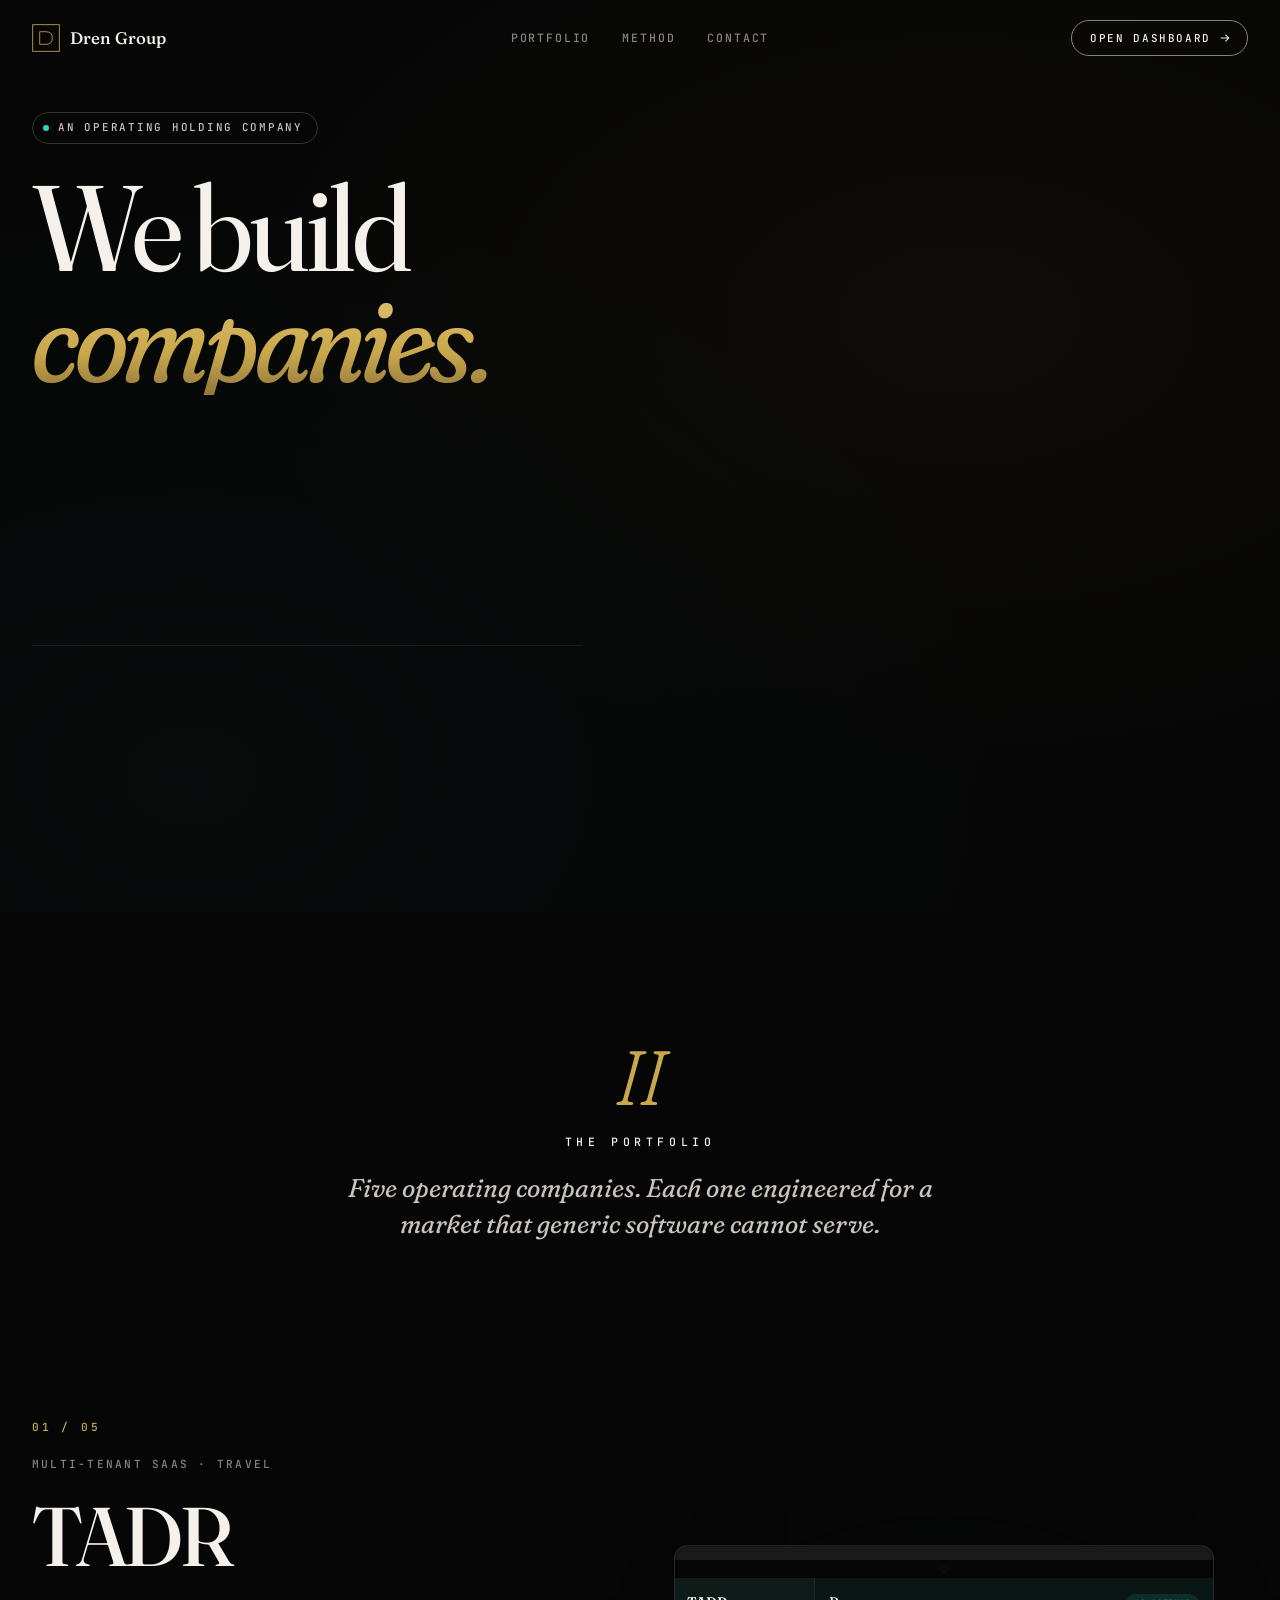
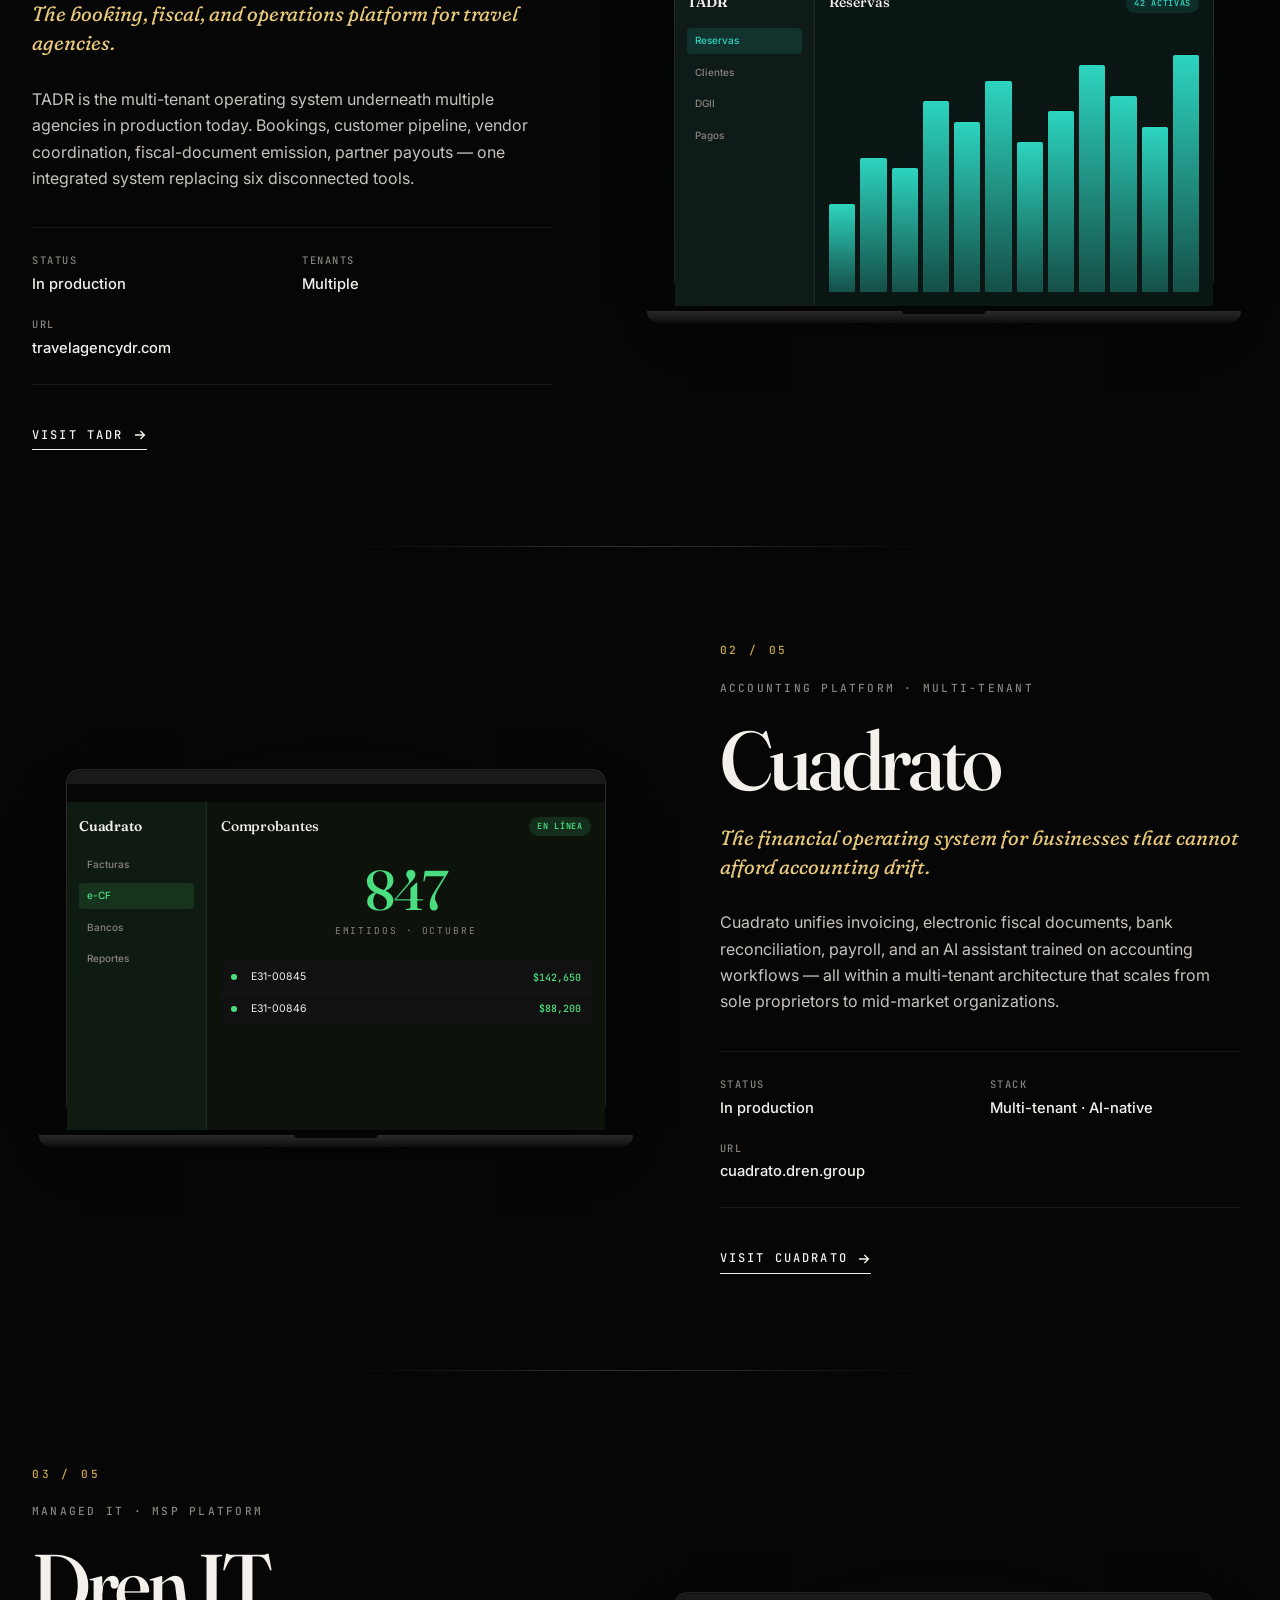
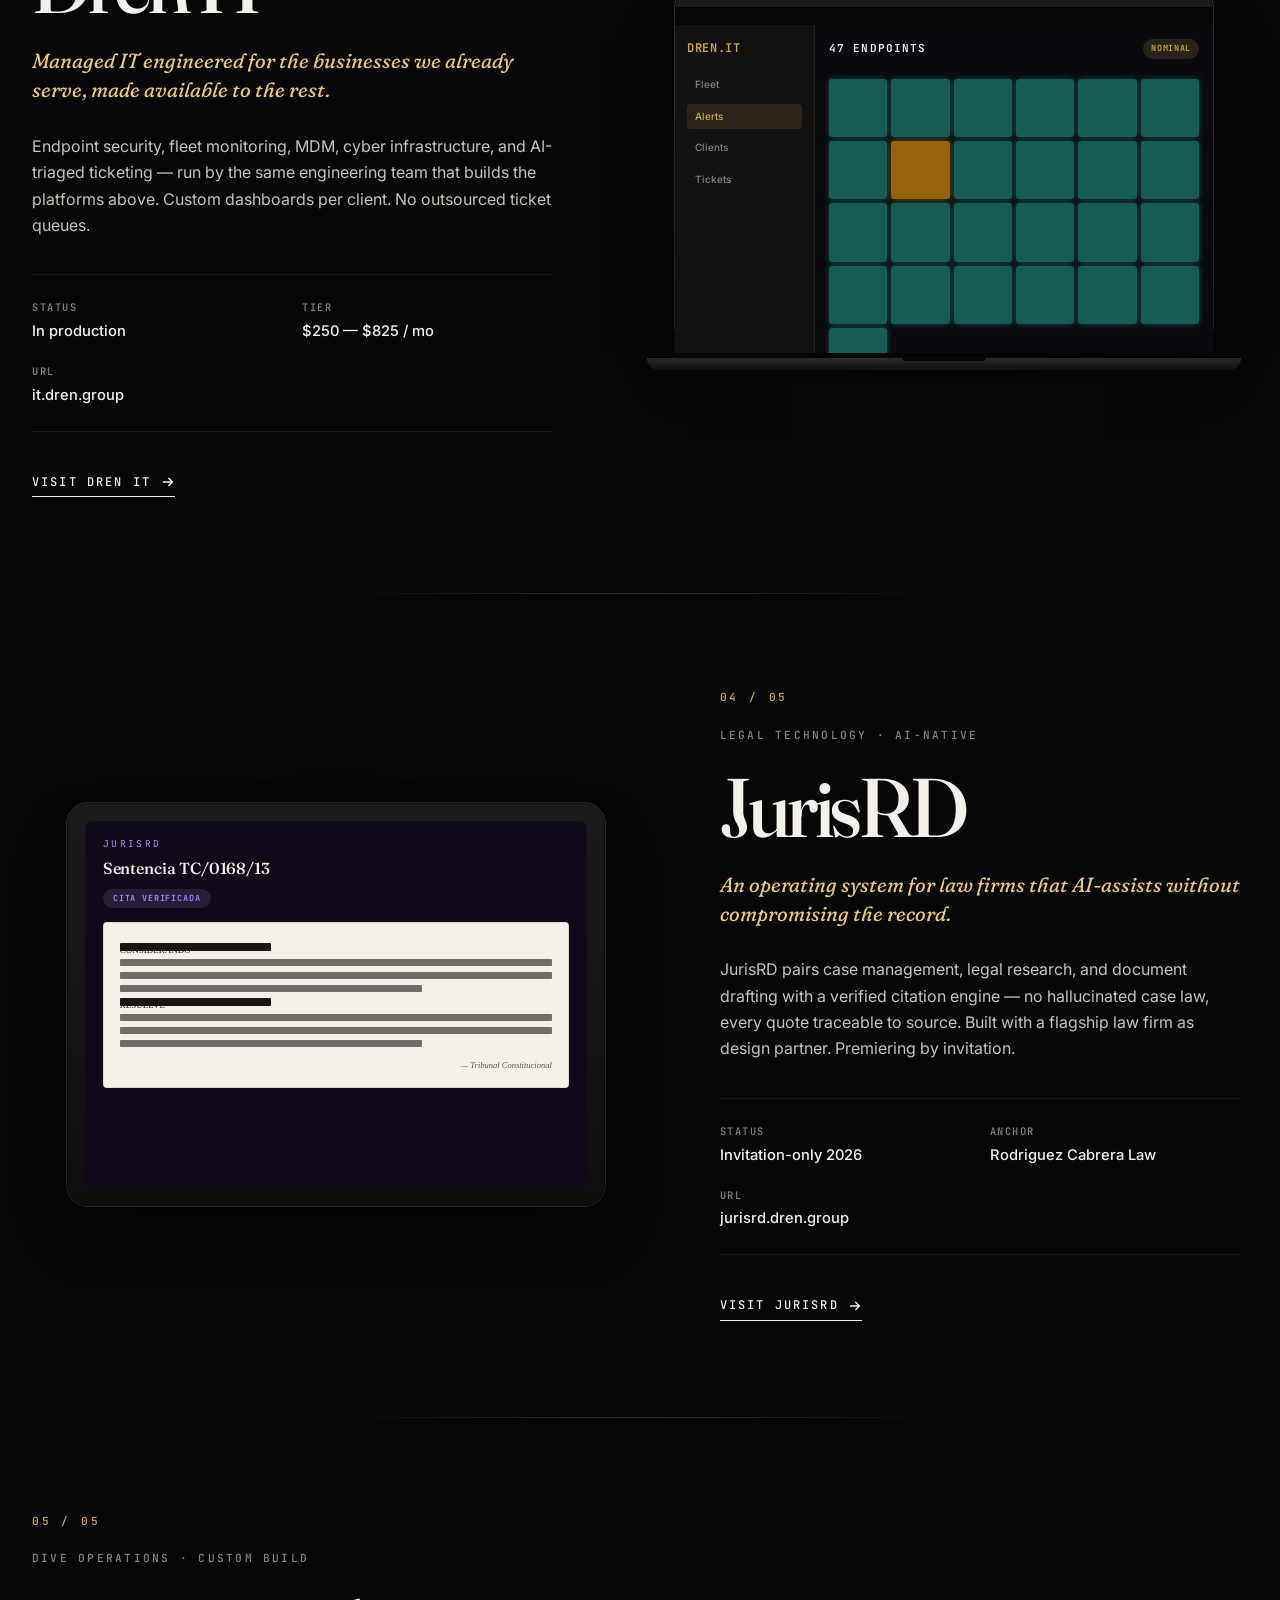
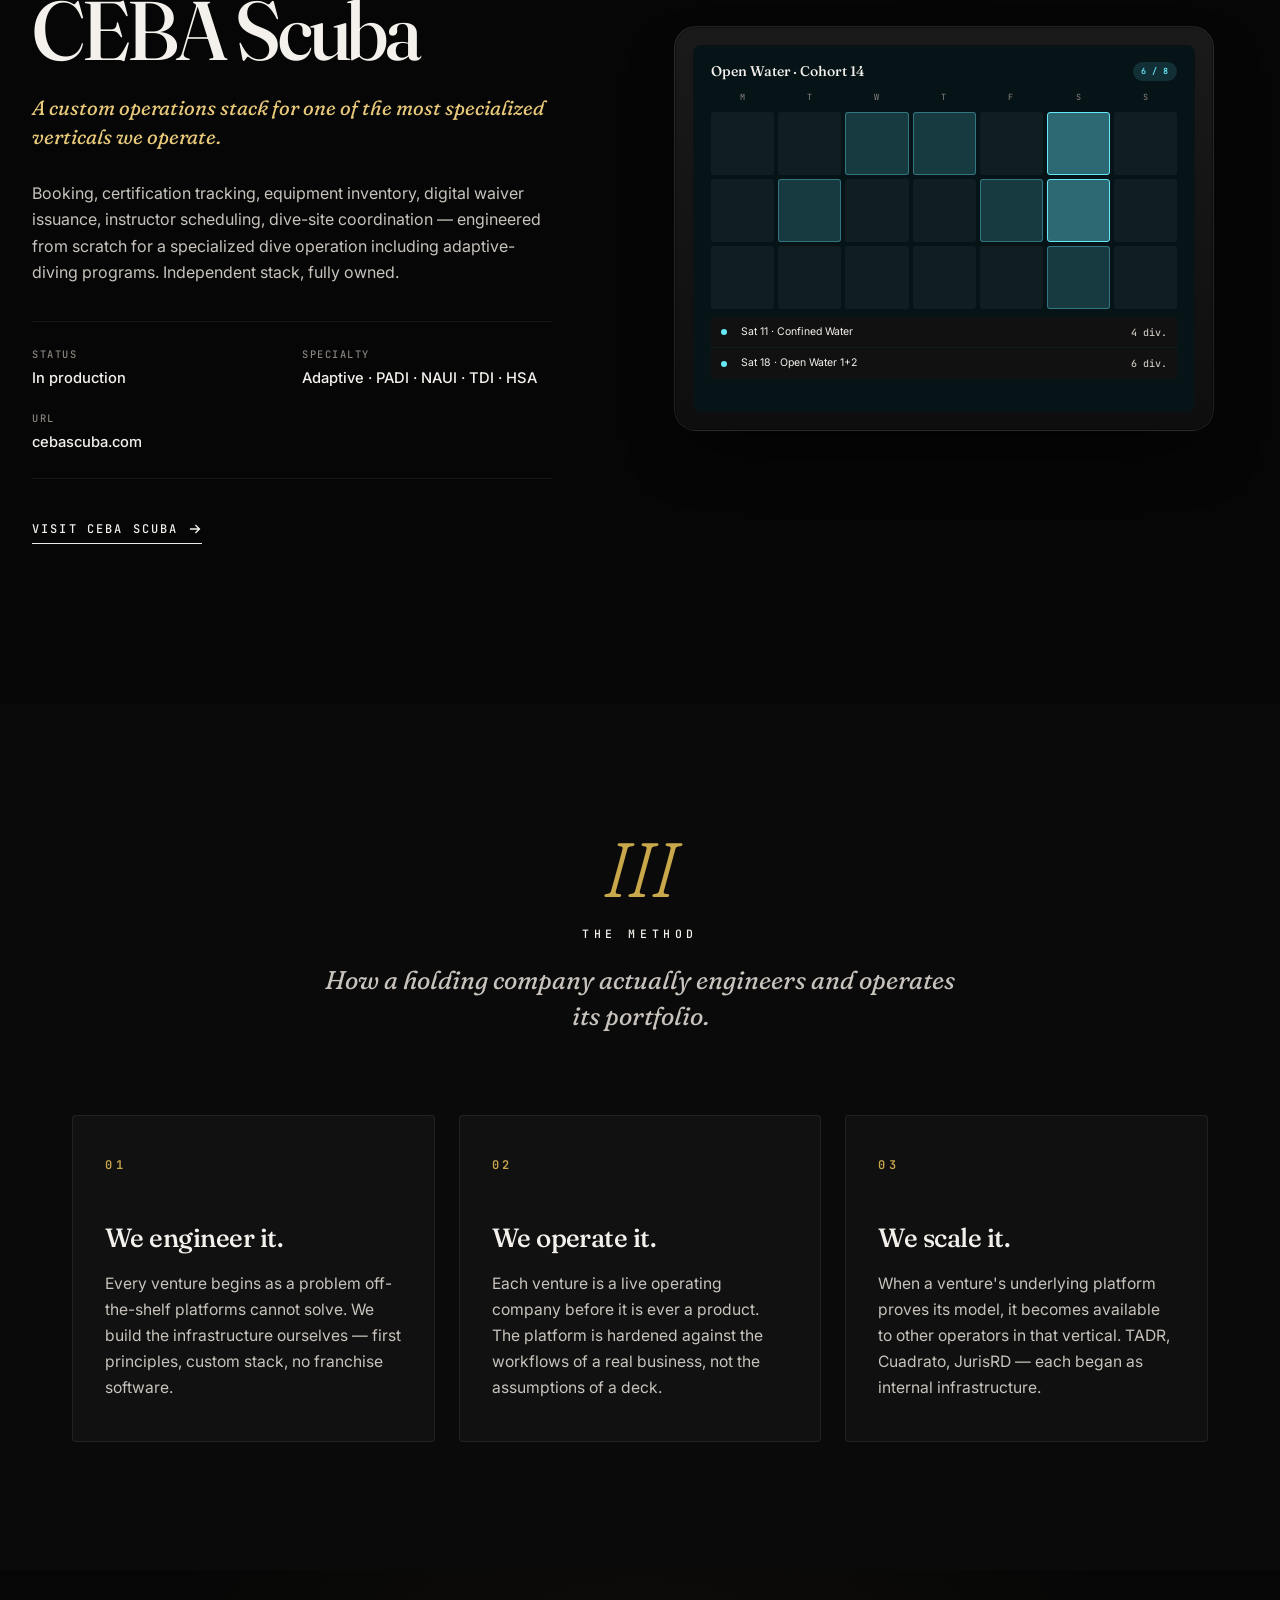
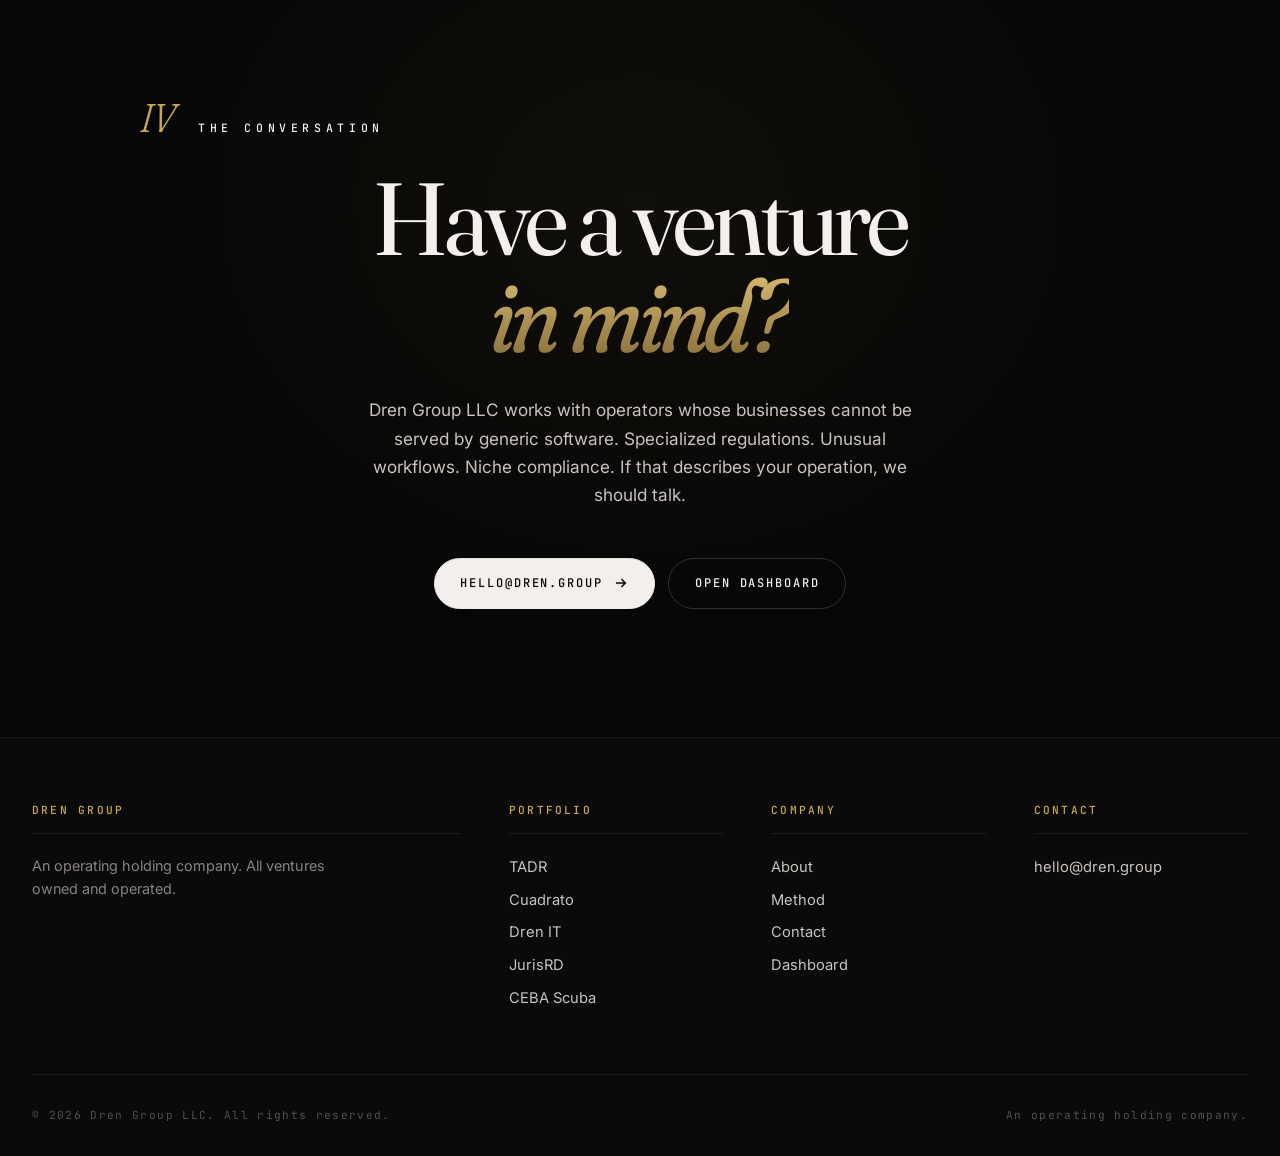
<file: index.html>
<!DOCTYPE html>
<html lang="en">
<head>
  <meta charset="UTF-8">
  <meta name="viewport" content="width=device-width, initial-scale=1.0, viewport-fit=cover">
  <meta name="theme-color" content="#0a0a0a">
  <title>Dren Group — A holding company for specialized businesses</title>
  <meta name="description" content="Dren Group LLC is a holding company that engineers, operates, and scales specialized businesses. Five operating companies. One engineering team. Built to last.">
  <meta property="og:title" content="Dren Group">
  <meta property="og:description" content="A holding company for specialized businesses.">
  <meta property="og:url" content="https://dren.group">
  <meta property="og:type" content="website">

  <link rel="preconnect" href="https://fonts.googleapis.com">
  <link rel="preconnect" href="https://fonts.gstatic.com" crossorigin>
  <link href="https://fonts.googleapis.com/css2?family=Fraunces:ital,opsz,wght,SOFT,WONK@0,9..144,200..900,0..100,0..1;1,9..144,200..900,0..100,0..1&family=Inter:wght@300;400;500;600;700;800;900&family=JetBrains+Mono:wght@300;400;500;600&display=swap" rel="stylesheet">
  <link rel="stylesheet" href="assets/cinematic/cinematic.css?v=3">

  <script async src="https://www.googletagmanager.com/gtag/js?id=G-SP7W2TW1CN"></script>
  <script>
    window.dataLayer = window.dataLayer || [];
    function gtag(){dataLayer.push(arguments);}
    gtag('js', new Date());
    gtag('config', 'G-SP7W2TW1CN');
  </script>
<!-- DG-SENTRY-INSTALLED-V1 -->
<script src="https://browser.sentry-cdn.com/8.45.1/bundle.tracing.min.js" crossorigin="anonymous"></script>
<script>
  if (typeof Sentry !== 'undefined') {
    Sentry.init({
      dsn: "https://1bb48d610fc0a092b2de760602a98400@o4511117084196864.ingest.us.sentry.io/4511462484148224",
      release: "dren-group@" + (document.documentElement.getAttribute('data-build') || 'live'),
      environment: "production",
      tracesSampleRate: 0.1,
      sendDefaultPii: false,
      beforeSend: function(event) {
        if (event.request && event.request.cookies) delete event.request.cookies;
        return event;
      }
    });
  }
</script>
<!-- /DG-SENTRY-INSTALLED-V1 -->
</head>
<body>

<!-- ============================================================
     LOADER
     ============================================================ -->
<div class="loader" id="loader" aria-hidden="true">
  <div class="loader__bar"><span class="loader__fill" id="loaderFill"></span></div>
  <div class="loader__label">DREN GROUP</div>
</div>

<!-- ============================================================
     NAV
     ============================================================ -->
<header class="nav" id="nav">
  <a href="#top" class="nav__brand">
    <span class="nav__mark" aria-hidden="true">
      <svg viewBox="0 0 40 40" fill="none">
        <rect x="1" y="1" width="38" height="38" stroke="currentColor" stroke-width="1.2"/>
        <path d="M11 11 L11 29 L20 29 Q29 29 29 20 Q29 11 20 11 Z" stroke="currentColor" stroke-width="1.2" fill="none"/>
      </svg>
    </span>
    <span class="nav__wordmark">Dren&nbsp;Group</span>
  </a>
  <nav class="nav__links">
    <a href="#portfolio">Portfolio</a>
    <a href="#method">Method</a>
    <a href="#contact">Contact</a>
  </nav>
  <a href="/dashboard" class="nav__cta">
    <span>Open Dashboard</span>
    <svg viewBox="0 0 16 16" fill="none" aria-hidden="true"><path d="M3 8h10M9 4l4 4-4 4" stroke="currentColor" stroke-width="1.4" stroke-linecap="square"/></svg>
  </a>
</header>

<!-- ============================================================
     HERO  —  ACT I
     ============================================================ -->
<section class="hero" id="top">
  <div class="hero__inner">
    <div class="hero__copy">
      <div class="hero__eyebrow">
        <span class="hero__dot"></span>
        <span>An operating holding company</span>
      </div>
      <h1 class="hero__title">
        <span class="line"><span class="line__inner">We build</span></span>
        <span class="line"><span class="line__inner"><em>companies.</em></span></span>
      </h1>
      <p class="hero__sub">
        Dren Group LLC engineers, operates, and scales businesses
        that off-the-shelf platforms cannot serve. Five ventures in production.
        One engineering team.
      </p>
      <div class="hero__actions">
        <a href="#portfolio" class="btn btn--solid">
          <span>Explore the portfolio</span>
          <svg viewBox="0 0 16 16" fill="none"><path d="M3 8h10M9 4l4 4-4 4" stroke="currentColor" stroke-width="1.6" stroke-linecap="square"/></svg>
        </a>
        <a href="#contact" class="btn btn--ghost">Schedule a conversation</a>
      </div>
      <div class="hero__stats">
        <div class="stat">
          <div class="stat__num">5</div>
          <div class="stat__lbl">Operating&nbsp;companies</div>
        </div>
        <div class="stat">
          <div class="stat__num">3</div>
          <div class="stat__lbl">Multi-tenant&nbsp;platforms</div>
        </div>
        <div class="stat">
          <div class="stat__num">1</div>
          <div class="stat__lbl">Engineering&nbsp;team</div>
        </div>
      </div>
    </div>

    <!-- Rotating product device — the "Apple iPhone-reveal" cinematic moment -->
    <div class="hero__stage" aria-hidden="true">
      <div class="stage__glow"></div>
      <div class="stage__device device--laptop" id="heroDevice">
        <div class="device__lid">
          <div class="device__bezel">
            <div class="device__cam"></div>
          </div>
          <div class="device__screen">
            <!-- Slides cycle here -->
            <div class="slide is-active" data-product="tadr">
              <div class="ui ui--tadr">
                <div class="ui__sidebar">
                  <div class="ui__brand">TADR</div>
                  <div class="ui__nav">
                    <span class="active">Reservas</span>
                    <span>Clientes</span>
                    <span>DGII</span>
                    <span>Pagos</span>
                    <span>Vendors</span>
                  </div>
                </div>
                <div class="ui__main">
                  <div class="ui__topbar">
                    <span class="ui__title">Reservas — Hoy</span>
                    <span class="ui__pill ui__pill--teal">42 activas</span>
                  </div>
                  <div class="ui__grid">
                    <div class="card"><div class="card__t">Saona</div><div class="card__n">12</div><div class="card__bar"><span style="width:68%"></span></div></div>
                    <div class="card"><div class="card__t">Catamaran</div><div class="card__n">9</div><div class="card__bar"><span style="width:48%"></span></div></div>
                    <div class="card"><div class="card__t">Bavaro Splash</div><div class="card__n">21</div><div class="card__bar"><span style="width:84%"></span></div></div>
                  </div>
                  <div class="ui__rows">
                    <div class="row"><i></i><span>BB-2615 · Reisen Familie</span><b>RD$ 18,400</b></div>
                    <div class="row"><i></i><span>ZS-1108 · Catamaran 4pax</span><b>RD$ 9,800</b></div>
                    <div class="row"><i></i><span>BB-2616 · Saona day-trip</span><b>RD$ 22,100</b></div>
                  </div>
                </div>
              </div>
            </div>

            <div class="slide" data-product="cuadrato">
              <div class="ui ui--cuadrato">
                <div class="ui__sidebar">
                  <div class="ui__brand">Cuadrato</div>
                  <div class="ui__nav">
                    <span>Facturas</span>
                    <span class="active">e-CF</span>
                    <span>Bancos</span>
                    <span>606/607</span>
                    <span>Asistente</span>
                  </div>
                </div>
                <div class="ui__main">
                  <div class="ui__topbar">
                    <span class="ui__title">e-CF · Octubre 2026</span>
                    <span class="ui__pill ui__pill--lime">DGII en línea</span>
                  </div>
                  <div class="ui__bigfig">
                    <div class="bigfig__num">847</div>
                    <div class="bigfig__lbl">Comprobantes emitidos</div>
                    <div class="bigfig__sub">+18% vs. mes anterior</div>
                  </div>
                  <div class="ui__rows ui__rows--cuadrato">
                    <div class="row"><i></i><span>E31-00845 · BlackBeards Tours</span><b>RD$ 142,650</b></div>
                    <div class="row"><i></i><span>E31-00846 · Zona Sur Travel</span><b>RD$ 88,200</b></div>
                    <div class="row"><i></i><span>E31-00847 · DOP Legal Strategies</span><b>RD$ 31,500</b></div>
                  </div>
                </div>
              </div>
            </div>

            <div class="slide" data-product="it">
              <div class="ui ui--it">
                <div class="ui__sidebar ui__sidebar--it">
                  <div class="ui__brand">DREN.IT</div>
                  <div class="ui__nav">
                    <span>Fleet</span>
                    <span class="active">Alerts</span>
                    <span>Clients</span>
                    <span>Tickets</span>
                    <span>Billing</span>
                  </div>
                </div>
                <div class="ui__main">
                  <div class="ui__topbar">
                    <span class="ui__title">FLEET — 47 ENDPOINTS</span>
                    <span class="ui__pill ui__pill--gold">All systems nominal</span>
                  </div>
                  <div class="ui__matrix">
                    <div class="cell ok"></div><div class="cell ok"></div><div class="cell ok"></div><div class="cell ok"></div>
                    <div class="cell ok"></div><div class="cell ok"></div><div class="cell warn"></div><div class="cell ok"></div>
                    <div class="cell ok"></div><div class="cell ok"></div><div class="cell ok"></div><div class="cell ok"></div>
                    <div class="cell ok"></div><div class="cell ok"></div><div class="cell ok"></div><div class="cell ok"></div>
                    <div class="cell ok"></div><div class="cell ok"></div><div class="cell ok"></div><div class="cell ok"></div>
                    <div class="cell ok"></div><div class="cell ok"></div><div class="cell ok"></div><div class="cell ok"></div>
                  </div>
                  <div class="ui__rows ui__rows--it">
                    <div class="row"><i class="warn"></i><span>angel-imac · 93% memory · investigating</span><b>—</b></div>
                    <div class="row"><i></i><span>secretaria1 · time-machine 100% · 04:00 UTC</span><b>OK</b></div>
                    <div class="row"><i></i><span>UDM-Pro · 47 clients · 3.2 Gbps</span><b>OK</b></div>
                  </div>
                </div>
              </div>
            </div>

            <div class="slide" data-product="jurisrd">
              <div class="ui ui--jurisrd">
                <div class="ui__sidebar ui__sidebar--juris">
                  <div class="ui__brand">JurisRD</div>
                  <div class="ui__nav">
                    <span>Casos</span>
                    <span class="active">Investigación</span>
                    <span>Documentos</span>
                    <span>Calendario</span>
                    <span>IA Legal</span>
                  </div>
                </div>
                <div class="ui__main">
                  <div class="ui__topbar">
                    <span class="ui__title">Sentencia TC/0168/13</span>
                    <span class="ui__pill ui__pill--violet">Cita verificada</span>
                  </div>
                  <div class="ui__doc">
                    <div class="doc__line doc__line--head">CONSIDERANDO</div>
                    <div class="doc__line"></div>
                    <div class="doc__line"></div>
                    <div class="doc__line doc__line--short"></div>
                    <div class="doc__line doc__line--head">RESUELVE</div>
                    <div class="doc__line"></div>
                    <div class="doc__line"></div>
                    <div class="doc__cite">— Tribunal Constitucional, 23 sep. 2013</div>
                  </div>
                </div>
              </div>
            </div>

            <div class="slide" data-product="ceba">
              <div class="ui ui--ceba">
                <div class="ui__sidebar ui__sidebar--ceba">
                  <div class="ui__brand">CEBA</div>
                  <div class="ui__nav">
                    <span class="active">Bookings</span>
                    <span>Certifications</span>
                    <span>Equipment</span>
                    <span>Waivers</span>
                    <span>Sites</span>
                  </div>
                </div>
                <div class="ui__main">
                  <div class="ui__topbar">
                    <span class="ui__title">Open Water · Cohort 14</span>
                    <span class="ui__pill ui__pill--aqua">6 / 8 confirmed</span>
                  </div>
                  <div class="ui__cal">
                    <div class="cal__day">MON</div><div class="cal__day">TUE</div><div class="cal__day">WED</div><div class="cal__day">THU</div><div class="cal__day">FRI</div><div class="cal__day">SAT</div><div class="cal__day">SUN</div>
                    <div class="cal__c"></div><div class="cal__c"></div><div class="cal__c on"></div><div class="cal__c on"></div><div class="cal__c"></div><div class="cal__c on big"></div><div class="cal__c"></div>
                    <div class="cal__c"></div><div class="cal__c on"></div><div class="cal__c"></div><div class="cal__c"></div><div class="cal__c on"></div><div class="cal__c on big"></div><div class="cal__c"></div>
                  </div>
                  <div class="ui__rows ui__rows--ceba">
                    <div class="row"><i></i><span>Sat 11 · Confined Water — Bayahibe</span><b>4 div.</b></div>
                    <div class="row"><i></i><span>Sat 18 · Open Water 1+2 — Catalina</span><b>6 div.</b></div>
                  </div>
                </div>
              </div>
            </div>
          </div>
        </div>
        <div class="device__base"></div>
        <div class="device__shadow"></div>
      </div>

      <!-- Dots -->
      <div class="stage__dots" role="tablist" aria-label="Cycle products">
        <button class="dot is-active" data-idx="0" aria-label="TADR"></button>
        <button class="dot" data-idx="1" aria-label="Cuadrato"></button>
        <button class="dot" data-idx="2" aria-label="Dren IT"></button>
        <button class="dot" data-idx="3" aria-label="JurisRD"></button>
        <button class="dot" data-idx="4" aria-label="CEBA Scuba"></button>
      </div>
      <div class="stage__caption">
        <span class="caption__idx" id="capIdx">01 / 05</span>
        <span class="caption__name" id="capName">TADR — travelagencydr.com</span>
      </div>
    </div>
  </div>

  <div class="hero__marquee" aria-hidden="true">
    <div class="marquee__track">
      <span>TADR</span><span aria-hidden="true">★</span>
      <span>Cuadrato</span><span aria-hidden="true">★</span>
      <span>Dren&nbsp;IT</span><span aria-hidden="true">★</span>
      <span>JurisRD</span><span aria-hidden="true">★</span>
      <span>CEBA&nbsp;Scuba</span><span aria-hidden="true">★</span>
      <span>TADR</span><span aria-hidden="true">★</span>
      <span>Cuadrato</span><span aria-hidden="true">★</span>
      <span>Dren&nbsp;IT</span><span aria-hidden="true">★</span>
      <span>JurisRD</span><span aria-hidden="true">★</span>
      <span>CEBA&nbsp;Scuba</span><span aria-hidden="true">★</span>
    </div>
  </div>
</section>

<!-- ============================================================
     PORTFOLIO  —  ACT II
     ============================================================ -->
<section class="portfolio" id="portfolio">
  <div class="act">
    <div class="act__num">II</div>
    <div class="act__name">The Portfolio</div>
    <p class="act__lead">Five operating companies. Each one engineered for a market that generic software cannot serve.</p>
  </div>

  <!-- 01 TADR -->
  <article class="case case--tadr" id="case-tadr">
    <div class="case__copy">
      <div class="case__idx">01 / 05</div>
      <div class="case__cat">Multi-tenant SaaS · Travel</div>
      <h2 class="case__name">TADR</h2>
      <p class="case__tag"><em>The booking, fiscal, and operations platform for travel agencies.</em></p>
      <p class="case__body">
        TADR is the multi-tenant operating system underneath multiple agencies in production today.
        Bookings, customer pipeline, vendor coordination, fiscal-document emission, partner payouts —
        one integrated system replacing six disconnected tools.
      </p>
      <ul class="case__meta">
        <li><span>Status</span><b>In production</b></li>
        <li><span>Tenants</span><b>Multiple</b></li>
        <li><span>URL</span><b>travelagencydr.com</b></li>
      </ul>
      <a href="https://travelagencydr.com" class="case__link" target="_blank" rel="noopener">
        <span>Visit TADR</span>
        <svg viewBox="0 0 16 16" fill="none"><path d="M3 8h10M9 4l4 4-4 4" stroke="currentColor" stroke-width="1.6" stroke-linecap="square"/></svg>
      </a>
    </div>
    <div class="case__art">
      <div class="device device--laptop device--sm">
        <div class="device__lid">
          <div class="device__bezel"><div class="device__cam"></div></div>
          <div class="device__screen">
            <div class="ui ui--tadr">
              <div class="ui__sidebar">
                <div class="ui__brand">TADR</div>
                <div class="ui__nav"><span class="active">Reservas</span><span>Clientes</span><span>DGII</span><span>Pagos</span></div>
              </div>
              <div class="ui__main">
                <div class="ui__topbar"><span class="ui__title">Reservas</span><span class="ui__pill ui__pill--teal">42 activas</span></div>
                <div class="ui__chart">
                  <span style="height:34%"></span><span style="height:52%"></span><span style="height:48%"></span>
                  <span style="height:74%"></span><span style="height:66%"></span><span style="height:82%"></span>
                  <span style="height:58%"></span><span style="height:70%"></span><span style="height:88%"></span>
                  <span style="height:76%"></span><span style="height:64%"></span><span style="height:92%"></span>
                </div>
              </div>
            </div>
          </div>
        </div>
        <div class="device__base"></div>
      </div>
    </div>
  </article>

  <!-- 02 Cuadrato -->
  <article class="case case--cuadrato" id="case-cuadrato">
    <div class="case__copy">
      <div class="case__idx">02 / 05</div>
      <div class="case__cat">Accounting Platform · Multi-tenant</div>
      <h2 class="case__name">Cuadrato</h2>
      <p class="case__tag"><em>The financial operating system for businesses that cannot afford accounting drift.</em></p>
      <p class="case__body">
        Cuadrato unifies invoicing, electronic fiscal documents, bank reconciliation, payroll, and
        an AI assistant trained on accounting workflows — all within a multi-tenant architecture
        that scales from sole proprietors to mid-market organizations.
      </p>
      <ul class="case__meta">
        <li><span>Status</span><b>In production</b></li>
        <li><span>Stack</span><b>Multi-tenant · AI-native</b></li>
        <li><span>URL</span><b>cuadrato.dren.group</b></li>
      </ul>
      <a href="https://cuadrato.dren.group" class="case__link" target="_blank" rel="noopener">
        <span>Visit Cuadrato</span>
        <svg viewBox="0 0 16 16" fill="none"><path d="M3 8h10M9 4l4 4-4 4" stroke="currentColor" stroke-width="1.6" stroke-linecap="square"/></svg>
      </a>
    </div>
    <div class="case__art">
      <div class="device device--laptop device--sm">
        <div class="device__lid">
          <div class="device__bezel"><div class="device__cam"></div></div>
          <div class="device__screen">
            <div class="ui ui--cuadrato">
              <div class="ui__sidebar">
                <div class="ui__brand">Cuadrato</div>
                <div class="ui__nav"><span>Facturas</span><span class="active">e-CF</span><span>Bancos</span><span>Reportes</span></div>
              </div>
              <div class="ui__main">
                <div class="ui__topbar"><span class="ui__title">Comprobantes</span><span class="ui__pill ui__pill--lime">En línea</span></div>
                <div class="ui__bigfig">
                  <div class="bigfig__num">847</div>
                  <div class="bigfig__lbl">Emitidos · octubre</div>
                </div>
                <div class="ui__rows ui__rows--cuadrato">
                  <div class="row"><i></i><span>E31-00845</span><b>$142,650</b></div>
                  <div class="row"><i></i><span>E31-00846</span><b>$88,200</b></div>
                </div>
              </div>
            </div>
          </div>
        </div>
        <div class="device__base"></div>
      </div>
    </div>
  </article>

  <!-- 03 Dren IT -->
  <article class="case case--it" id="case-it">
    <div class="case__copy">
      <div class="case__idx">03 / 05</div>
      <div class="case__cat">Managed IT · MSP Platform</div>
      <h2 class="case__name">Dren IT</h2>
      <p class="case__tag"><em>Managed IT engineered for the businesses we already serve, made available to the rest.</em></p>
      <p class="case__body">
        Endpoint security, fleet monitoring, MDM, cyber infrastructure, and AI-triaged ticketing —
        run by the same engineering team that builds the platforms above. Custom dashboards per
        client. No outsourced ticket queues.
      </p>
      <ul class="case__meta">
        <li><span>Status</span><b>In production</b></li>
        <li><span>Tier</span><b>$250 — $825 / mo</b></li>
        <li><span>URL</span><b>it.dren.group</b></li>
      </ul>
      <a href="https://it.dren.group" class="case__link" target="_blank" rel="noopener">
        <span>Visit Dren IT</span>
        <svg viewBox="0 0 16 16" fill="none"><path d="M3 8h10M9 4l4 4-4 4" stroke="currentColor" stroke-width="1.6" stroke-linecap="square"/></svg>
      </a>
    </div>
    <div class="case__art">
      <div class="device device--laptop device--sm">
        <div class="device__lid">
          <div class="device__bezel"><div class="device__cam"></div></div>
          <div class="device__screen">
            <div class="ui ui--it">
              <div class="ui__sidebar ui__sidebar--it">
                <div class="ui__brand">DREN.IT</div>
                <div class="ui__nav"><span>Fleet</span><span class="active">Alerts</span><span>Clients</span><span>Tickets</span></div>
              </div>
              <div class="ui__main">
                <div class="ui__topbar"><span class="ui__title">47 ENDPOINTS</span><span class="ui__pill ui__pill--gold">Nominal</span></div>
                <div class="ui__matrix">
                  <div class="cell ok"></div><div class="cell ok"></div><div class="cell ok"></div><div class="cell ok"></div><div class="cell ok"></div>
                  <div class="cell ok"></div><div class="cell ok"></div><div class="cell warn"></div><div class="cell ok"></div><div class="cell ok"></div>
                  <div class="cell ok"></div><div class="cell ok"></div><div class="cell ok"></div><div class="cell ok"></div><div class="cell ok"></div>
                  <div class="cell ok"></div><div class="cell ok"></div><div class="cell ok"></div><div class="cell ok"></div><div class="cell ok"></div>
                  <div class="cell ok"></div><div class="cell ok"></div><div class="cell ok"></div><div class="cell ok"></div><div class="cell ok"></div>
                </div>
              </div>
            </div>
          </div>
        </div>
        <div class="device__base"></div>
      </div>
    </div>
  </article>

  <!-- 04 JurisRD -->
  <article class="case case--jurisrd" id="case-jurisrd">
    <div class="case__copy">
      <div class="case__idx">04 / 05</div>
      <div class="case__cat">Legal Technology · AI-native</div>
      <h2 class="case__name">JurisRD</h2>
      <p class="case__tag"><em>An operating system for law firms that AI-assists without compromising the record.</em></p>
      <p class="case__body">
        JurisRD pairs case management, legal research, and document drafting with a verified
        citation engine — no hallucinated case law, every quote traceable to source. Built with a
        flagship law firm as design partner. Premiering by invitation.
      </p>
      <ul class="case__meta">
        <li><span>Status</span><b>Invitation-only 2026</b></li>
        <li><span>Anchor</span><b>Rodriguez Cabrera Law</b></li>
        <li><span>URL</span><b>jurisrd.dren.group</b></li>
      </ul>
      <a href="https://jurisrd.dren.group" class="case__link" target="_blank" rel="noopener">
        <span>Visit JurisRD</span>
        <svg viewBox="0 0 16 16" fill="none"><path d="M3 8h10M9 4l4 4-4 4" stroke="currentColor" stroke-width="1.6" stroke-linecap="square"/></svg>
      </a>
    </div>
    <div class="case__art">
      <div class="device device--tablet">
        <div class="device__bezel device__bezel--tablet">
          <div class="device__screen device__screen--tablet">
            <div class="ui ui--jurisrd">
              <div class="ui__doctop">
                <div class="doctop__name">JurisRD</div>
                <div class="doctop__title">Sentencia TC/0168/13</div>
                <div class="doctop__pill">Cita verificada</div>
              </div>
              <div class="ui__doc">
                <div class="doc__line doc__line--head">CONSIDERANDO</div>
                <div class="doc__line"></div>
                <div class="doc__line"></div>
                <div class="doc__line doc__line--short"></div>
                <div class="doc__line doc__line--head">RESUELVE</div>
                <div class="doc__line"></div>
                <div class="doc__line"></div>
                <div class="doc__line doc__line--short"></div>
                <div class="doc__cite">— Tribunal Constitucional</div>
              </div>
            </div>
          </div>
        </div>
      </div>
    </div>
  </article>

  <!-- 05 CEBA -->
  <article class="case case--ceba" id="case-ceba">
    <div class="case__copy">
      <div class="case__idx">05 / 05</div>
      <div class="case__cat">Dive Operations · Custom Build</div>
      <h2 class="case__name">CEBA Scuba</h2>
      <p class="case__tag"><em>A custom operations stack for one of the most specialized verticals we operate.</em></p>
      <p class="case__body">
        Booking, certification tracking, equipment inventory, digital waiver issuance, instructor
        scheduling, dive-site coordination — engineered from scratch for a specialized dive
        operation including adaptive-diving programs. Independent stack, fully owned.
      </p>
      <ul class="case__meta">
        <li><span>Status</span><b>In production</b></li>
        <li><span>Specialty</span><b>Adaptive · PADI · NAUI · TDI · HSA</b></li>
        <li><span>URL</span><b>cebascuba.com</b></li>
      </ul>
      <a href="https://cebascuba.com" class="case__link" target="_blank" rel="noopener">
        <span>Visit CEBA Scuba</span>
        <svg viewBox="0 0 16 16" fill="none"><path d="M3 8h10M9 4l4 4-4 4" stroke="currentColor" stroke-width="1.6" stroke-linecap="square"/></svg>
      </a>
    </div>
    <div class="case__art">
      <div class="device device--tablet">
        <div class="device__bezel device__bezel--tablet">
          <div class="device__screen device__screen--tablet">
            <div class="ui ui--ceba">
              <div class="ui__topbar"><span class="ui__title">Open Water · Cohort 14</span><span class="ui__pill ui__pill--aqua">6 / 8</span></div>
              <div class="ui__cal">
                <div class="cal__day">M</div><div class="cal__day">T</div><div class="cal__day">W</div><div class="cal__day">T</div><div class="cal__day">F</div><div class="cal__day">S</div><div class="cal__day">S</div>
                <div class="cal__c"></div><div class="cal__c"></div><div class="cal__c on"></div><div class="cal__c on"></div><div class="cal__c"></div><div class="cal__c on big"></div><div class="cal__c"></div>
                <div class="cal__c"></div><div class="cal__c on"></div><div class="cal__c"></div><div class="cal__c"></div><div class="cal__c on"></div><div class="cal__c on big"></div><div class="cal__c"></div>
                <div class="cal__c"></div><div class="cal__c"></div><div class="cal__c"></div><div class="cal__c"></div><div class="cal__c"></div><div class="cal__c on"></div><div class="cal__c"></div>
              </div>
              <div class="ui__rows ui__rows--ceba">
                <div class="row"><i></i><span>Sat 11 · Confined Water</span><b>4 div.</b></div>
                <div class="row"><i></i><span>Sat 18 · Open Water 1+2</span><b>6 div.</b></div>
              </div>
            </div>
          </div>
        </div>
      </div>
    </div>
  </article>
</section>

<!-- ============================================================
     METHOD  —  ACT III
     ============================================================ -->
<section class="method" id="method">
  <div class="act">
    <div class="act__num">III</div>
    <div class="act__name">The Method</div>
    <p class="act__lead">How a holding company actually engineers and operates its portfolio.</p>
  </div>

  <div class="method__grid">
    <div class="m-card">
      <div class="m-card__n">01</div>
      <h3>We engineer it.</h3>
      <p>Every venture begins as a problem off-the-shelf platforms cannot solve. We build the infrastructure ourselves — first principles, custom stack, no franchise software.</p>
    </div>
    <div class="m-card">
      <div class="m-card__n">02</div>
      <h3>We operate it.</h3>
      <p>Each venture is a live operating company before it is ever a product. The platform is hardened against the workflows of a real business, not the assumptions of a deck.</p>
    </div>
    <div class="m-card">
      <div class="m-card__n">03</div>
      <h3>We scale it.</h3>
      <p>When a venture's underlying platform proves its model, it becomes available to other operators in that vertical. TADR, Cuadrato, JurisRD — each began as internal infrastructure.</p>
    </div>
  </div>
</section>

<!-- ============================================================
     CONTACT  —  ACT IV
     ============================================================ -->
<section class="contact" id="contact">
  <div class="contact__inner">
    <div class="act act--inline">
      <div class="act__num">IV</div>
      <div class="act__name">The Conversation</div>
    </div>
    <h2 class="contact__head">
      <span class="line"><span class="line__inner">Have a venture</span></span>
      <span class="line"><span class="line__inner"><em>in mind?</em></span></span>
    </h2>
    <p class="contact__body">
      Dren Group LLC works with operators whose businesses cannot be served by generic software.
      Specialized regulations. Unusual workflows. Niche compliance. If that describes your
      operation, we should talk.
    </p>
    <div class="contact__actions">
      <a href="mailto:hello@dren.group" class="btn btn--solid">
        <span>hello@dren.group</span>
        <svg viewBox="0 0 16 16" fill="none"><path d="M3 8h10M9 4l4 4-4 4" stroke="currentColor" stroke-width="1.6" stroke-linecap="square"/></svg>
      </a>
      <a href="/dashboard" class="btn btn--ghost">Open Dashboard</a>
    </div>
  </div>
</section>

<!-- ============================================================
     FOOTER
     ============================================================ -->
<footer class="foot">
  <div class="foot__inner">
    <div class="foot__col">
      <div class="foot__title">Dren Group</div>
      <p class="foot__sub">An operating holding company. All ventures owned and operated.</p>
    </div>
    <div class="foot__col">
      <div class="foot__title">Portfolio</div>
      <ul>
        <li><a href="https://travelagencydr.com" target="_blank" rel="noopener">TADR</a></li>
        <li><a href="https://cuadrato.dren.group" target="_blank" rel="noopener">Cuadrato</a></li>
        <li><a href="https://it.dren.group" target="_blank" rel="noopener">Dren&nbsp;IT</a></li>
        <li><a href="https://jurisrd.dren.group" target="_blank" rel="noopener">JurisRD</a></li>
        <li><a href="https://cebascuba.com" target="_blank" rel="noopener">CEBA&nbsp;Scuba</a></li>
      </ul>
    </div>
    <div class="foot__col">
      <div class="foot__title">Company</div>
      <ul>
        <li><a href="/about">About</a></li>
        <li><a href="#method">Method</a></li>
        <li><a href="#contact">Contact</a></li>
        <li><a href="/dashboard">Dashboard</a></li>
      </ul>
    </div>
    <div class="foot__col">
      <div class="foot__title">Contact</div>
      <ul>
        <li><a href="mailto:hello@dren.group">hello@dren.group</a></li>
      </ul>
    </div>
  </div>
  <div class="foot__legal">
    <span>© 2026 Dren Group LLC. All rights reserved.</span>
    <span>An operating holding company.</span>
  </div>
</footer>

<script src="assets/cinematic/vendor/gsap.min.js?v=3"></script>
<script src="assets/cinematic/vendor/ScrollTrigger.min.js?v=3"></script>
<script src="assets/cinematic/vendor/lenis.min.js?v=3"></script>
<script src="assets/cinematic/cinematic.js?v=3"></script>
</body>
</html>
</file>
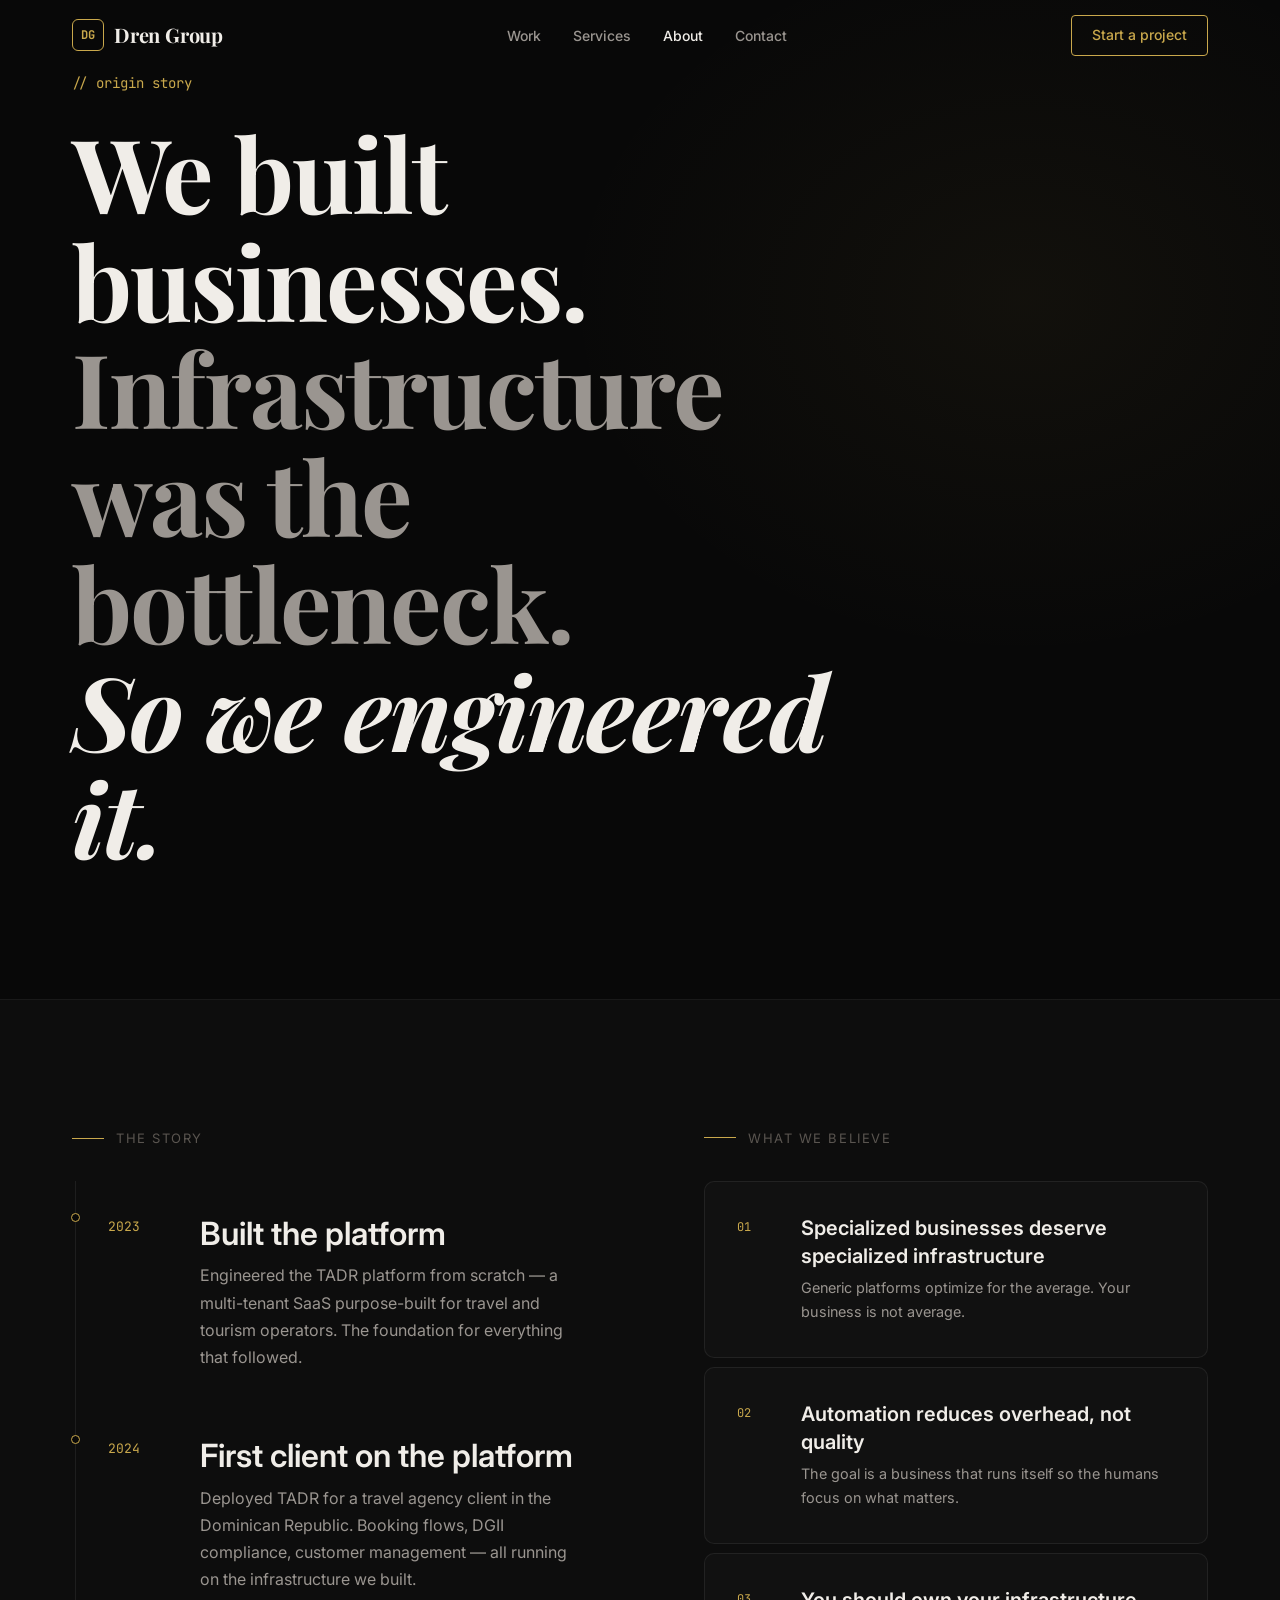
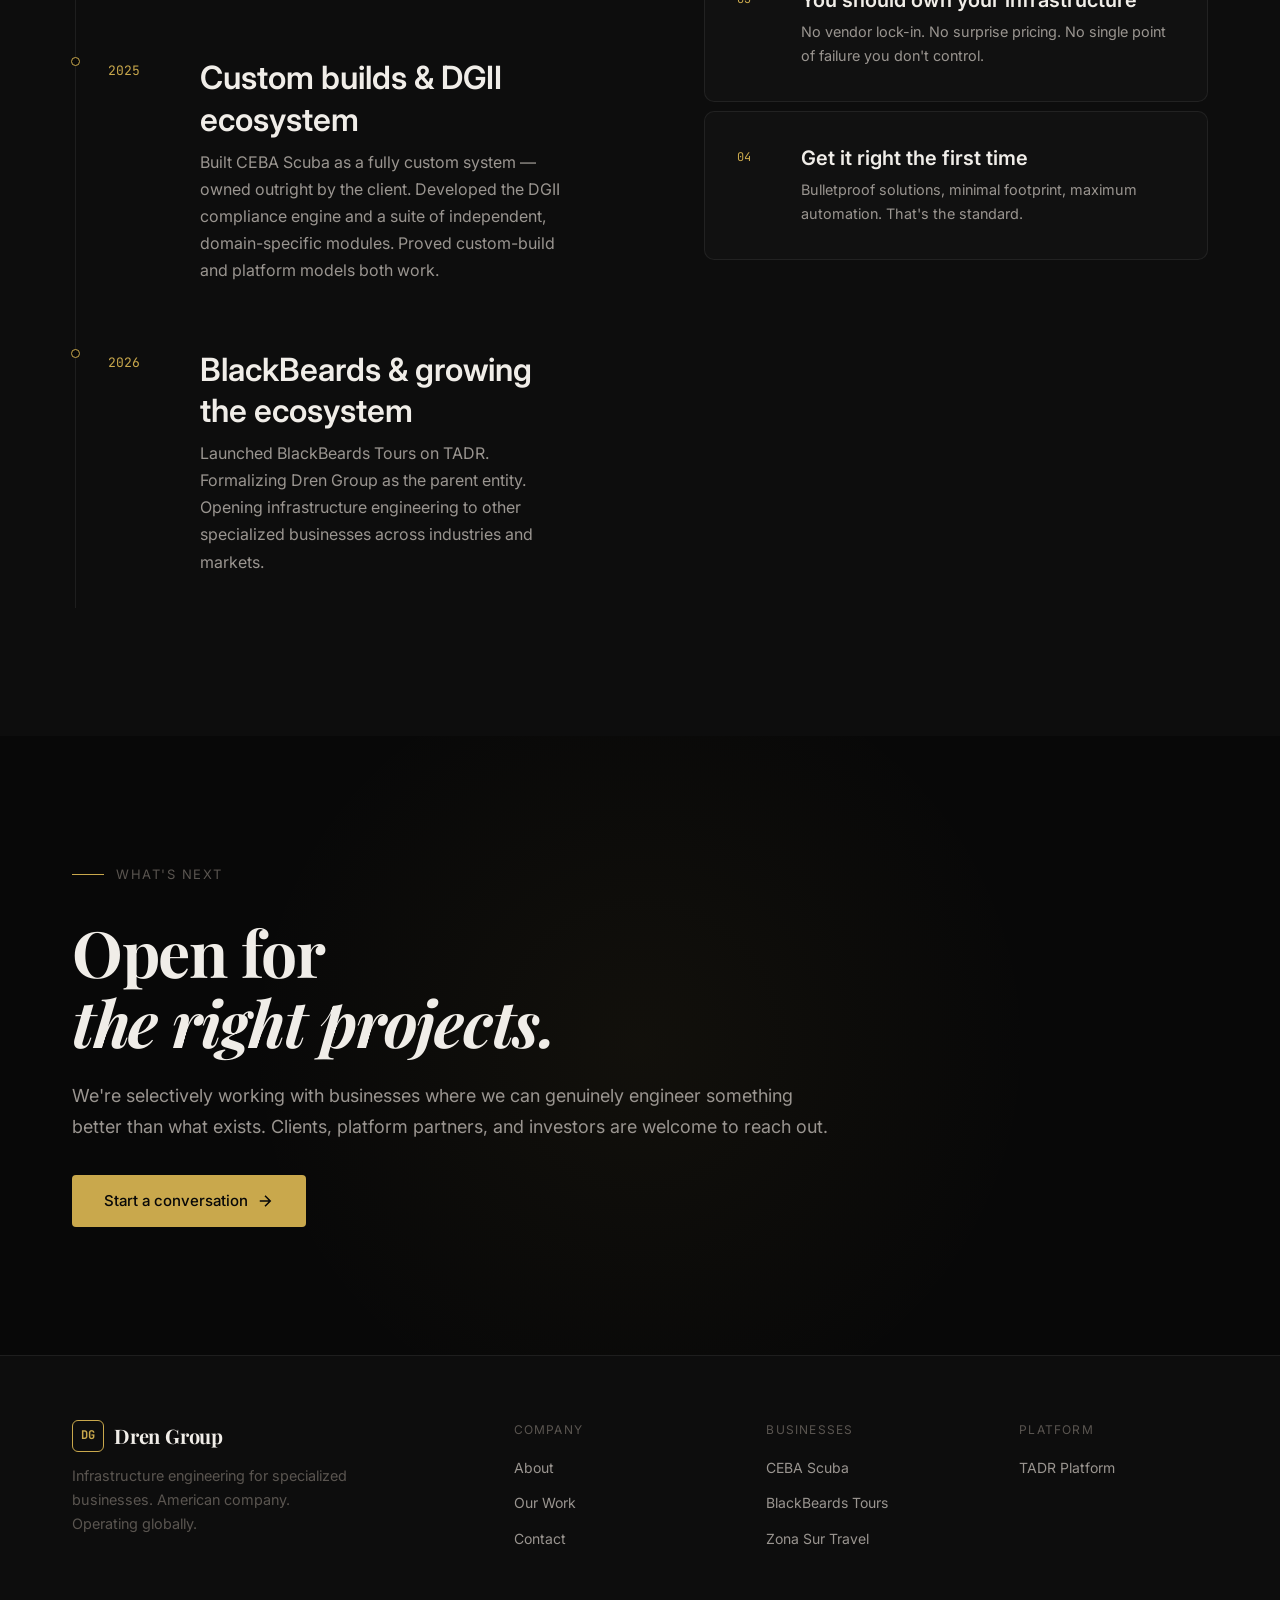
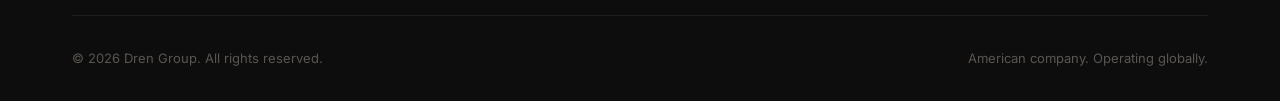
<file: about.html>
<!DOCTYPE html>
<html lang="en">
<head>
<!-- Google tag (gtag.js) -->
<script async src="https://www.googletagmanager.com/gtag/js?id=G-SP7W2TW1CN"></script>
<script>
  window.dataLayer = window.dataLayer || [];
  function gtag(){dataLayer.push(arguments);}
  gtag('js', new Date());
  gtag('config', 'G-SP7W2TW1CN');
</script>
  <meta charset="UTF-8">
  <meta name="viewport" content="width=device-width, initial-scale=1.0">
  <title>About — Dren Group</title>
  <meta name="description" content="Dren Group is an infrastructure engineering firm. We build and operate specialized automation systems for businesses that generic platforms can't serve.">
  <link rel="preconnect" href="https://fonts.googleapis.com">
  <link rel="preconnect" href="https://fonts.gstatic.com" crossorigin>
  <link href="https://fonts.googleapis.com/css2?family=Playfair+Display:ital,wght@0,600;0,700;1,600&family=Inter:wght@400;500;600&family=JetBrains+Mono:wght@400;700&display=swap" rel="stylesheet">
  <link rel="stylesheet" href="css/style.css">
  <style>
    .about-hero {
      min-height: 60vh;
      display: flex;
      align-items: flex-end;
      padding-top: var(--nav-height);
      padding-bottom: var(--space-xl);
      background:
        radial-gradient(ellipse 60% 60% at 80% 30%, rgba(201,168,76,0.05) 0%, transparent 60%),
        var(--black);
      border-bottom: 1px solid var(--border);
    }
    .about-hero__kicker {
      font-family: var(--font-mono);
      font-size: 0.875rem;
      color: var(--gold);
      margin-bottom: 1.5rem;
    }
    .belief-list { display: flex; flex-direction: column; gap: 1px; margin-top: var(--space-lg); }
    .belief-item {
      display: flex;
      align-items: flex-start;
      gap: var(--space-md);
      padding: var(--space-md);
      border: 1px solid var(--border);
      background: var(--surface-1);
      border-radius: 10px;
      margin-bottom: var(--space-xs);
      transition: border-color var(--duration-base), transform var(--duration-base) var(--ease-out);
    }
    .belief-item:hover { border-color: var(--border-hover); transform: translateX(6px); }
    .belief-item__num {
      font-family: var(--font-mono);
      font-size: 0.75rem;
      color: var(--gold);
      width: 32px;
      flex-shrink: 0;
      padding-top: 0.25rem;
    }
    .team-card {
      padding: var(--space-md);
      border: 1px solid var(--border);
      border-radius: 12px;
      background: var(--surface-1);
    }
    .team-card__role {
      font-size: 0.75rem;
      letter-spacing: 0.1em;
      text-transform: uppercase;
      color: var(--gold);
      margin-top: 0.375rem;
    }
  </style>
<!-- DG-SENTRY-INSTALLED-V1 -->
<script src="https://browser.sentry-cdn.com/8.45.1/bundle.tracing.min.js" crossorigin="anonymous"></script>
<script>
  if (typeof Sentry !== 'undefined') {
    Sentry.init({
      dsn: "https://1bb48d610fc0a092b2de760602a98400@o4511117084196864.ingest.us.sentry.io/4511462484148224",
      release: "dren-group@" + (document.documentElement.getAttribute('data-build') || 'live'),
      environment: "production",
      tracesSampleRate: 0.1,
      sendDefaultPii: false,
      beforeSend: function(event) {
        if (event.request && event.request.cookies) delete event.request.cookies;
        return event;
      }
    });
  }
</script>
<!-- /DG-SENTRY-INSTALLED-V1 -->
</head>
<body>

<nav class="nav" id="nav">
  <div class="nav__inner">
    <a href="/" class="nav__logo">
      <div class="nav__logo-mark">DG</div>
      Dren Group
    </a>
    <ul class="nav__links">
      <li><a href="/#work" class="nav__link">Work</a></li>
      <li><a href="/#services" class="nav__link">Services</a></li>
      <li><a href="about.html" class="nav__link" style="color: var(--text-primary);">About</a></li>
      <li><a href="/#contact" class="nav__link">Contact</a></li>
    </ul>
    <a href="/#contact" class="nav__cta">Start a project</a>
    <button class="nav__toggle" aria-label="Toggle menu">
      <span></span><span></span><span></span>
    </button>
  </div>
</nav>

<!-- Hero -->
<section class="about-hero">
  <div class="container">
    <div class="about-hero__kicker reveal">// origin story</div>
    <h1 class="display-1 reveal reveal-delay-1" style="max-width: 800px;">
      We built businesses.<br>
      <span style="color: var(--text-secondary);">Infrastructure was the bottleneck.</span><br>
      <em>So we engineered it.</em>
    </h1>
  </div>
</section>

<!-- Story -->
<section class="section" style="background: var(--surface-0);">
  <div class="container">
    <div class="grid-2" style="gap: var(--space-xl); align-items: start;">
      <div>
        <div class="section-label reveal">
          <span class="section-label__line"></span>
          <span class="caption">The story</span>
        </div>
        <div class="about-timeline" style="margin-top: var(--space-md);">
          <div class="timeline-item reveal">
            <div class="timeline-item__year">2023</div>
            <div>
              <h3 class="heading-1" style="margin-bottom: 0.5rem;">Built the platform</h3>
              <p class="body-md">Engineered the TADR platform from scratch — a multi-tenant SaaS purpose-built for travel and tourism operators. The foundation for everything that followed.</p>
            </div>
          </div>
          <div class="timeline-item reveal reveal-delay-1">
            <div class="timeline-item__year">2024</div>
            <div>
              <h3 class="heading-1" style="margin-bottom: 0.5rem;">First client on the platform</h3>
              <p class="body-md">Deployed TADR for a travel agency client in the Dominican Republic. Booking flows, DGII compliance, customer management — all running on the infrastructure we built.</p>
            </div>
          </div>
          <div class="timeline-item reveal reveal-delay-2">
            <div class="timeline-item__year">2025</div>
            <div>
              <h3 class="heading-1" style="margin-bottom: 0.5rem;">Custom builds &amp; DGII ecosystem</h3>
              <p class="body-md">Built CEBA Scuba as a fully custom system — owned outright by the client. Developed the DGII compliance engine and a suite of independent, domain-specific modules. Proved custom-build and platform models both work.</p>
            </div>
          </div>
          <div class="timeline-item reveal reveal-delay-3">
            <div class="timeline-item__year">2026</div>
            <div>
              <h3 class="heading-1" style="margin-bottom: 0.5rem;">BlackBeards &amp; growing the ecosystem</h3>
              <p class="body-md">Launched BlackBeards Tours on TADR. Formalizing Dren Group as the parent entity. Opening infrastructure engineering to other specialized businesses across industries and markets.</p>
            </div>
          </div>
        </div>
      </div>
      <div style="position: sticky; top: calc(var(--nav-height) + 2rem);">
        <div class="section-label reveal">
          <span class="section-label__line"></span>
          <span class="caption">What we believe</span>
        </div>
        <div class="belief-list" style="margin-top: var(--space-md);">
          <div class="belief-item reveal reveal-delay-1">
            <div class="belief-item__num">01</div>
            <div>
              <h3 class="heading-2" style="margin-bottom: 0.375rem;">Specialized businesses deserve specialized infrastructure</h3>
              <p class="body-md" style="font-size: 0.9rem;">Generic platforms optimize for the average. Your business is not average.</p>
            </div>
          </div>
          <div class="belief-item reveal reveal-delay-2">
            <div class="belief-item__num">02</div>
            <div>
              <h3 class="heading-2" style="margin-bottom: 0.375rem;">Automation reduces overhead, not quality</h3>
              <p class="body-md" style="font-size: 0.9rem;">The goal is a business that runs itself so the humans focus on what matters.</p>
            </div>
          </div>
          <div class="belief-item reveal reveal-delay-3">
            <div class="belief-item__num">03</div>
            <div>
              <h3 class="heading-2" style="margin-bottom: 0.375rem;">You should own your infrastructure</h3>
              <p class="body-md" style="font-size: 0.9rem;">No vendor lock-in. No surprise pricing. No single point of failure you don't control.</p>
            </div>
          </div>
          <div class="belief-item reveal">
            <div class="belief-item__num">04</div>
            <div>
              <h3 class="heading-2" style="margin-bottom: 0.375rem;">Get it right the first time</h3>
              <p class="body-md" style="font-size: 0.9rem;">Bulletproof solutions, minimal footprint, maximum automation. That's the standard.</p>
            </div>
          </div>
        </div>
      </div>
    </div>
  </div>
</section>

<!-- What's Next -->
<section class="section ecosystem" style="background: var(--black);">
  <div class="container">
    <div class="container--narrow">
      <div class="section-label reveal">
        <span class="section-label__line"></span>
        <span class="caption">What's next</span>
      </div>
      <h2 class="display-2 reveal reveal-delay-1" style="margin-top: 1rem;">
        Open for<br><em>the right projects.</em>
      </h2>
      <p class="body-lg reveal reveal-delay-2" style="margin-top: 1.5rem; margin-bottom: var(--space-md);">
        We're selectively working with businesses where we can genuinely engineer something
        better than what exists. Clients, platform partners, and investors are welcome to reach out.
      </p>
      <a href="/#contact" class="btn btn--primary reveal reveal-delay-3">
        Start a conversation
        <svg viewBox="0 0 24 24" fill="none" stroke="currentColor" stroke-width="2" style="width:18px;height:18px;"><path d="M5 12h14M12 5l7 7-7 7"/></svg>
      </a>
    </div>
  </div>
</section>

<footer class="footer">
  <div class="container">
    <div class="footer__top">
      <div>
        <a href="/" class="nav__logo" style="display: inline-flex;">
          <div class="nav__logo-mark">DG</div>
          Dren Group
        </a>
        <p class="footer__brand-desc">Infrastructure engineering for specialized businesses. American company. Operating globally.</p>
      </div>
      <div>
        <div class="footer__col-title">Company</div>
        <ul class="footer__links">
          <li><a href="about.html" class="footer__link">About</a></li>
          <li><a href="/#work" class="footer__link">Our Work</a></li>
          <li><a href="/#contact" class="footer__link">Contact</a></li>
        </ul>
      </div>
      <div>
        <div class="footer__col-title">Businesses</div>
        <ul class="footer__links">
          <li><a href="https://cebascuba.com" target="_blank" class="footer__link">CEBA Scuba</a></li>
          <li><a href="https://blackbeards.travel" target="_blank" class="footer__link">BlackBeards Tours</a></li>
          <li><a href="https://zonasurtravel.com" target="_blank" class="footer__link">Zona Sur Travel</a></li>
        </ul>
      </div>
      <div>
        <div class="footer__col-title">Platform</div>
        <ul class="footer__links">
          <li><a href="https://travelagencydr.com" target="_blank" class="footer__link">TADR Platform</a></li>
        </ul>
      </div>
    </div>
    <div class="footer__bottom">
      <span class="footer__legal">© 2026 Dren Group. All rights reserved.</span>
      <span class="footer__legal">American company. Operating globally.</span>
    </div>
  </div>
</footer>

<script src="js/main.js"></script>
</body>
</html>
</file>
<file: assets/cinematic/cinematic.css>
/* =================================================================
   DREN GROUP  ·  CINEMATIC v3
   Apple-reveal grammar · Corporate-formal voice · CSS device mockups
   ================================================================= */

*, *::before, *::after { box-sizing: border-box; margin: 0; padding: 0; }
html { -webkit-text-size-adjust: 100%; scroll-behavior: smooth; }

:root {
  /* Surfaces */
  --void:        #060606;
  --bg-0:        #0a0a0a;
  --bg-1:        #111111;
  --bg-2:        #1a1a1a;
  --bg-3:        #232323;
  --line:        rgba(255,255,255,0.07);
  --line-hi:     rgba(255,255,255,0.18);

  /* Type */
  --ink-1:       #f4f1ec;
  --ink-2:       #c8c3bc;
  --ink-3:       #88837c;
  --ink-4:       #525049;

  /* Brand */
  --gold:        #c9a84c;
  --gold-bright: #e8c97a;
  --gold-deep:   #7a6234;
  --teal:        #2dd4bf;
  --lime:        #4ade80;
  --violet:      #a78bfa;
  --aqua:        #67e8f9;

  /* Fonts */
  --f-display: 'Fraunces', 'Times New Roman', serif;
  --f-body:    'Inter', -apple-system, BlinkMacSystemFont, 'Segoe UI', Roboto, sans-serif;
  --f-mono:    'JetBrains Mono', ui-monospace, 'SF Mono', monospace;

  /* Motion */
  --e-out:    cubic-bezier(0.22, 1, 0.36, 1);
  --e-inout:  cubic-bezier(0.65, 0, 0.35, 1);
}

body {
  background: var(--void);
  color: var(--ink-1);
  font-family: var(--f-body);
  font-weight: 400;
  font-size: 16px;
  line-height: 1.55;
  -webkit-font-smoothing: antialiased;
  -moz-osx-font-smoothing: grayscale;
  overflow-x: hidden;
  text-rendering: optimizeLegibility;
}
a { color: inherit; text-decoration: none; }
button { font-family: inherit; }
img, svg { display: block; max-width: 100%; }

/* ----------------------------- LOADER ----------------------------- */
.loader {
  position: fixed; inset: 0; z-index: 1000;
  background: var(--void);
  display: grid; place-items: center;
  transition: opacity 0.8s var(--e-out);
}
.loader.is-gone { opacity: 0; pointer-events: none; }
.loader__bar {
  width: clamp(180px, 30vw, 320px);
  height: 1px;
  background: rgba(255,255,255,0.08);
  position: relative;
  overflow: hidden;
}
.loader__fill {
  display: block; position: absolute; left: 0; top: 0; height: 100%;
  width: 0%;
  background: var(--gold);
  transition: width 0.4s var(--e-out);
}
.loader__label {
  position: absolute;
  margin-top: 4rem;
  font-family: var(--f-mono);
  font-size: 0.7rem;
  letter-spacing: 0.4em;
  color: var(--ink-3);
}

/* ------------------------------ NAV ------------------------------- */
.nav {
  position: fixed; top: 0; left: 0; right: 0; z-index: 50;
  display: flex; align-items: center; justify-content: space-between;
  padding: 1.25rem 2rem;
  background: transparent;
  transition: background 0.4s var(--e-out), padding 0.4s var(--e-out), border-color 0.4s;
  border-bottom: 1px solid transparent;
}
.nav.is-scrolled {
  background: rgba(6,6,6,0.78);
  backdrop-filter: blur(20px) saturate(140%);
  -webkit-backdrop-filter: blur(20px) saturate(140%);
  padding: 0.9rem 2rem;
  border-bottom: 1px solid var(--line);
}
.nav__brand { display: inline-flex; align-items: center; gap: 0.65rem; color: var(--ink-1); }
.nav__mark {
  display: grid; place-items: center;
  width: 28px; height: 28px;
  color: var(--gold);
}
.nav__mark svg { width: 100%; height: 100%; }
.nav__wordmark {
  font-family: var(--f-display);
  font-weight: 500;
  font-size: 1.05rem;
  letter-spacing: -0.005em;
  font-variation-settings: 'opsz' 18, 'SOFT' 30;
}
.nav__links {
  display: flex; gap: 2rem;
  position: absolute; left: 50%; top: 50%;
  transform: translate(-50%, -50%);
}
.nav__links a {
  font-family: var(--f-mono);
  font-size: 0.72rem;
  font-weight: 500;
  letter-spacing: 0.16em;
  text-transform: uppercase;
  color: var(--ink-3);
  transition: color 0.3s;
}
.nav__links a:hover { color: var(--ink-1); }
.nav__cta {
  display: inline-flex; align-items: center; gap: 0.5rem;
  padding: 0.55rem 1rem 0.55rem 1.15rem;
  border: 1px solid var(--ink-3);
  border-radius: 999px;
  font-family: var(--f-mono);
  font-size: 0.68rem;
  font-weight: 500;
  letter-spacing: 0.15em;
  text-transform: uppercase;
  color: var(--ink-1);
  transition: border-color 0.3s, color 0.3s, background 0.3s, transform 0.3s var(--e-out);
}
.nav__cta svg { width: 12px; height: 12px; stroke: currentColor; }
.nav__cta:hover {
  border-color: var(--gold);
  color: var(--gold);
  transform: translateX(2px);
}

/* ----------------------------- BUTTONS ---------------------------- */
.btn {
  display: inline-flex; align-items: center; gap: 0.7rem;
  padding: 0.95rem 1.6rem;
  border-radius: 999px;
  font-family: var(--f-mono);
  font-size: 0.75rem;
  font-weight: 500;
  letter-spacing: 0.16em;
  text-transform: uppercase;
  transition: transform 0.4s var(--e-out), background 0.3s, color 0.3s, border-color 0.3s;
  position: relative;
}
.btn svg { width: 14px; height: 14px; }
.btn--solid {
  background: var(--ink-1); color: var(--void);
  border: 1px solid var(--ink-1);
}
.btn--solid:hover { background: var(--gold); border-color: var(--gold); transform: translateY(-2px); }
.btn--ghost {
  background: transparent; color: var(--ink-1);
  border: 1px solid var(--line-hi);
}
.btn--ghost:hover { border-color: var(--ink-1); transform: translateY(-2px); }

/* ------------------------------ HERO ------------------------------ */
.hero {
  position: relative;
  min-height: 100vh;
  padding: 7rem 2rem 0;
  overflow: hidden;
  display: flex; flex-direction: column;
  background:
    radial-gradient(ellipse at 75% 35%, rgba(201,168,76,0.04) 0%, transparent 55%),
    radial-gradient(ellipse at 15% 85%, rgba(45,212,191,0.03) 0%, transparent 55%),
    var(--void);
}
.hero__inner {
  flex: 1;
  display: grid;
  grid-template-columns: 1.05fr 1.15fr;
  gap: 4rem;
  align-items: center;
  max-width: 1400px;
  margin: 0 auto;
  width: 100%;
  padding-bottom: 4rem;
}
.hero__copy { max-width: 580px; }
.hero__eyebrow {
  display: inline-flex; align-items: center; gap: 0.6rem;
  padding: 0.4rem 0.85rem 0.4rem 0.6rem;
  border: 1px solid var(--line-hi);
  border-radius: 999px;
  font-family: var(--f-mono);
  font-size: 0.68rem;
  font-weight: 500;
  letter-spacing: 0.16em;
  text-transform: uppercase;
  color: var(--ink-2);
  margin-bottom: 1.75rem;
}
.hero__dot {
  width: 6px; height: 6px; border-radius: 50%;
  background: var(--teal);
  box-shadow: 0 0 0 0 rgba(45,212,191,0.6);
  animation: pulse 2.4s ease-in-out infinite;
}
@keyframes pulse {
  0%, 100% { box-shadow: 0 0 0 0 rgba(45,212,191,0.6); }
  50% { box-shadow: 0 0 0 8px rgba(45,212,191,0); }
}
.hero__title {
  font-family: var(--f-display);
  font-weight: 400;
  font-size: clamp(3.5rem, 9.5vw, 8rem);
  line-height: 0.92;
  letter-spacing: -0.035em;
  color: var(--ink-1);
  font-variation-settings: 'opsz' 144, 'SOFT' 25, 'WONK' 0;
}
.hero__title em {
  font-style: italic;
  font-variation-settings: 'opsz' 144, 'SOFT' 100, 'WONK' 1;
  background: linear-gradient(180deg, var(--gold-bright) 0%, var(--gold) 60%, var(--gold-deep) 100%);
  -webkit-background-clip: text; background-clip: text;
  -webkit-text-fill-color: transparent;
}
.hero__title .line { display: block; overflow: hidden; }
.hero__title .line__inner { display: inline-block; will-change: transform; }
.hero__sub {
  margin: 1.75rem 0 2.25rem;
  font-size: 1.075rem;
  line-height: 1.6;
  color: var(--ink-2);
  max-width: 480px;
}
.hero__actions {
  display: flex; gap: 0.85rem; flex-wrap: wrap;
  margin-bottom: 3.25rem;
}
.hero__stats {
  display: flex; gap: 2.8rem;
  padding-top: 2rem;
  border-top: 1px solid var(--line);
}
.stat__num {
  font-family: var(--f-display);
  font-weight: 400;
  font-size: 2.6rem;
  color: var(--ink-1);
  line-height: 1;
  letter-spacing: -0.04em;
  font-variation-settings: 'opsz' 72, 'SOFT' 20;
}
.stat__lbl {
  margin-top: 0.5rem;
  font-family: var(--f-mono);
  font-size: 0.68rem;
  font-weight: 500;
  letter-spacing: 0.16em;
  text-transform: uppercase;
  color: var(--ink-3);
}

/* ---- Stage (rotating product device) ---- */
.hero__stage {
  position: relative;
  display: flex; flex-direction: column; align-items: center;
  justify-content: center;
  perspective: 2000px;
}
.stage__glow {
  position: absolute;
  inset: -10% -5% -5% -5%;
  background: radial-gradient(ellipse at 50% 60%, rgba(255,255,255,0.06) 0%, transparent 60%);
  pointer-events: none;
  filter: blur(40px);
  z-index: 0;
}
.stage__device {
  position: relative;
  width: 100%;
  max-width: 720px;
  z-index: 2;
  transform-style: preserve-3d;
}
.stage__dots {
  display: flex; gap: 0.6rem;
  margin-top: 2rem;
}
.dot {
  width: 24px; height: 2px;
  background: var(--ink-4);
  border: none;
  cursor: pointer;
  transition: background 0.3s, width 0.3s;
}
.dot.is-active { background: var(--gold); width: 36px; }
.dot:hover { background: var(--ink-2); }
.stage__caption {
  margin-top: 1.1rem;
  display: flex; align-items: center; gap: 1rem;
  font-family: var(--f-mono);
  font-size: 0.7rem;
  letter-spacing: 0.2em;
  text-transform: uppercase;
  color: var(--ink-3);
}
.caption__idx { color: var(--gold); }
.caption__name { color: var(--ink-2); }

/* ---- DEVICE: laptop ---- */
.device--laptop {
  position: relative;
  aspect-ratio: 16 / 11.2;
  width: 100%;
}
.device__lid {
  position: relative;
  width: 100%;
  height: 92%;
  background: linear-gradient(180deg, #1a1a1a 0%, #0e0e0e 100%);
  border-radius: 14px;
  padding: 14px;
  border: 1px solid rgba(255,255,255,0.08);
  box-shadow:
    0 30px 60px -20px rgba(0,0,0,0.6),
    0 0 0 1px rgba(0,0,0,0.4) inset,
    0 1px 0 rgba(255,255,255,0.04) inset;
}
.device__bezel {
  position: relative;
  width: 100%; height: 100%;
  background: var(--void);
  border-radius: 6px;
  overflow: hidden;
  box-shadow: 0 0 0 1px rgba(0,0,0,0.5) inset;
}
.device__cam {
  position: absolute; top: 6px; left: 50%; transform: translateX(-50%);
  width: 5px; height: 5px; border-radius: 50%;
  background: #050505;
  box-shadow: 0 0 0 1px rgba(255,255,255,0.04);
  z-index: 10;
}
.device__screen {
  position: absolute; inset: 14px 0 0 0; padding-top: 18px;
  width: 100%; height: 100%;
  overflow: hidden;
  background: var(--void);
}
.device__base {
  position: absolute; bottom: 0; left: 50%; transform: translateX(-50%);
  width: 110%; height: 12px;
  background: linear-gradient(180deg, #2a2a2a 0%, #0e0e0e 100%);
  border-radius: 0 0 18px 18px;
  box-shadow: 0 18px 30px -10px rgba(0,0,0,0.55);
}
.device__base::after {
  content: ''; position: absolute; top: 0; left: 50%; transform: translateX(-50%);
  width: 14%; height: 3px;
  background: #050505;
  border-radius: 0 0 6px 6px;
}
.device__shadow {
  position: absolute; bottom: -20px; left: 5%; right: 5%;
  height: 30px;
  background: radial-gradient(ellipse at 50% 0%, rgba(0,0,0,0.55), transparent 70%);
  filter: blur(8px);
  z-index: -1;
}

/* ---- DEVICE: tablet (for JurisRD + CEBA case art) ---- */
.device--tablet {
  width: 100%; max-width: 540px;
  aspect-ratio: 4 / 3;
}
.device__bezel--tablet {
  width: 100%; height: 100%;
  border-radius: 22px;
  background: linear-gradient(180deg, #1a1a1a 0%, #0e0e0e 100%);
  padding: 18px;
  border: 1px solid rgba(255,255,255,0.08);
  box-shadow:
    0 30px 60px -20px rgba(0,0,0,0.6),
    0 0 0 1px rgba(0,0,0,0.4) inset;
}
.device__screen--tablet {
  position: relative; inset: auto;
  width: 100%; height: 100%;
  padding-top: 0;
  border-radius: 8px;
}

/* ----------------------------- SLIDES ----------------------------- */
.slide {
  position: absolute; inset: 18px 0 0 0;
  opacity: 0; transform: scale(1.02);
  transition: opacity 0.9s var(--e-out), transform 0.9s var(--e-out);
  pointer-events: none;
}
.slide.is-active { opacity: 1; transform: scale(1); pointer-events: auto; }

/* ---- Universal UI atoms ---- */
.ui {
  width: 100%; height: 100%;
  display: grid;
  grid-template-columns: 26% 1fr;
  font-family: var(--f-body);
  font-size: 11px;
  color: var(--ink-1);
}
.ui__sidebar {
  padding: 14px 12px;
  background: rgba(255,255,255,0.02);
  border-right: 1px solid rgba(255,255,255,0.06);
  display: flex; flex-direction: column; gap: 14px;
}
.ui__brand {
  font-family: var(--f-display);
  font-weight: 600;
  font-size: 14px;
  letter-spacing: -0.01em;
  font-variation-settings: 'opsz' 24, 'SOFT' 20;
  color: var(--ink-1);
}
.ui__nav { display: flex; flex-direction: column; gap: 6px; }
.ui__nav span {
  padding: 5px 8px;
  border-radius: 4px;
  font-size: 10px;
  color: var(--ink-3);
  font-weight: 500;
}
.ui__nav span.active {
  background: rgba(255,255,255,0.06);
  color: var(--ink-1);
}
.ui__main {
  padding: 14px;
  display: flex; flex-direction: column; gap: 12px;
}
.ui__topbar {
  display: flex; align-items: center; justify-content: space-between;
}
.ui__title {
  font-family: var(--f-display);
  font-weight: 500;
  font-size: 14px;
  letter-spacing: -0.005em;
}
.ui__pill {
  padding: 3px 8px;
  border-radius: 999px;
  font-family: var(--f-mono);
  font-size: 8.5px;
  font-weight: 600;
  letter-spacing: 0.08em;
  text-transform: uppercase;
}
.ui__pill--teal   { background: rgba(45,212,191,0.12); color: var(--teal); }
.ui__pill--lime   { background: rgba(74,222,128,0.13); color: var(--lime); }
.ui__pill--gold   { background: rgba(201,168,76,0.16); color: var(--gold); }
.ui__pill--violet { background: rgba(167,139,250,0.14); color: var(--violet); }
.ui__pill--aqua   { background: rgba(103,232,249,0.13); color: var(--aqua); }

.ui__grid {
  display: grid; grid-template-columns: repeat(3, 1fr); gap: 8px;
}
.card {
  padding: 10px;
  border: 1px solid rgba(255,255,255,0.06);
  border-radius: 6px;
  background: rgba(255,255,255,0.02);
}
.card__t { font-size: 9px; color: var(--ink-3); letter-spacing: 0.05em; text-transform: uppercase; }
.card__n {
  font-family: var(--f-display);
  font-weight: 500; font-size: 22px;
  color: var(--ink-1);
  margin: 4px 0 6px;
  letter-spacing: -0.02em;
}
.card__bar { width: 100%; height: 3px; background: rgba(255,255,255,0.06); border-radius: 2px; overflow: hidden; }
.card__bar span { display: block; height: 100%; background: var(--teal); }

.ui__rows {
  display: flex; flex-direction: column; gap: 1px;
  background: rgba(255,255,255,0.04);
}
.ui__rows .row {
  display: grid; grid-template-columns: 12px 1fr auto;
  gap: 8px; align-items: center;
  padding: 7px 10px;
  background: var(--bg-1);
  font-size: 10.5px;
}
.ui__rows .row i {
  width: 6px; height: 6px; border-radius: 50%; background: var(--teal);
}
.ui__rows .row i.warn { background: #f59e0b; }
.ui__rows .row b { font-family: var(--f-mono); font-weight: 500; font-size: 10px; color: var(--ink-2); }

.ui__chart {
  display: flex; align-items: flex-end; gap: 5px;
  height: 100%;
  padding-top: 8px;
}
.ui__chart span {
  flex: 1;
  background: linear-gradient(180deg, var(--teal) 0%, rgba(45,212,191,0.3) 100%);
  border-radius: 2px 2px 0 0;
}

.ui__bigfig {
  text-align: center;
  padding: 12px 0;
}
.bigfig__num {
  font-family: var(--f-display);
  font-weight: 500;
  font-size: 56px;
  color: var(--ink-1);
  letter-spacing: -0.03em;
  line-height: 1;
  font-variation-settings: 'opsz' 144, 'SOFT' 20;
}
.bigfig__lbl {
  font-family: var(--f-mono);
  font-size: 9.5px;
  letter-spacing: 0.2em;
  text-transform: uppercase;
  color: var(--ink-3);
  margin-top: 6px;
}
.bigfig__sub {
  font-size: 10px;
  color: var(--lime);
  margin-top: 4px;
}

/* ---- TADR styling ---- */
.ui--tadr { background: #0a1614; }
.ui--tadr .ui__nav span.active { background: rgba(45,212,191,0.12); color: var(--teal); }

/* ---- Cuadrato styling ---- */
.ui--cuadrato { background: #0d130b; }
.ui--cuadrato .ui__sidebar { background: rgba(74,222,128,0.04); }
.ui--cuadrato .ui__nav span.active { background: rgba(74,222,128,0.12); color: var(--lime); }
.ui--cuadrato .bigfig__num { color: var(--lime); }
.ui--cuadrato .ui__rows .row i { background: var(--lime); }
.ui__rows--cuadrato .row b { color: var(--lime); }

/* ---- Dren IT styling ---- */
.ui--it { background: #0a0a0e; }
.ui__sidebar--it { background: rgba(201,168,76,0.04); }
.ui--it .ui__nav span.active { background: rgba(201,168,76,0.12); color: var(--gold); }
.ui--it .ui__brand { color: var(--gold); font-family: var(--f-mono); letter-spacing: 0.05em; font-weight: 600; font-size: 12px; }
.ui--it .ui__title { font-family: var(--f-mono); font-weight: 600; font-size: 11px; letter-spacing: 0.1em; }
.ui--it .ui__matrix {
  display: grid; grid-template-columns: repeat(6, 1fr); gap: 4px;
  padding: 8px 0;
}
.cell { aspect-ratio: 1; border-radius: 3px; background: rgba(255,255,255,0.04); }
.cell.ok { background: rgba(45,212,191,0.4); box-shadow: 0 0 6px rgba(45,212,191,0.3); }
.cell.warn { background: rgba(245,158,11,0.6); box-shadow: 0 0 6px rgba(245,158,11,0.4); }
.ui__rows--it .row i { background: var(--gold); }
.ui__rows--it .row { font-family: var(--f-mono); font-size: 9.5px; }

/* ---- JurisRD styling ---- */
.ui--jurisrd { background: #100a18; padding: 16px 18px; display: block; }
.ui--jurisrd .ui__doctop { margin-bottom: 14px; }
.doctop__name { font-family: var(--f-mono); font-size: 9.5px; letter-spacing: 0.25em; text-transform: uppercase; color: var(--violet); margin-bottom: 4px; }
.doctop__title { font-family: var(--f-display); font-weight: 500; font-size: 16px; letter-spacing: -0.01em; color: var(--ink-1); margin-bottom: 8px; }
.doctop__pill {
  display: inline-block;
  padding: 3px 10px;
  border-radius: 999px;
  background: rgba(167,139,250,0.14);
  color: var(--violet);
  font-family: var(--f-mono);
  font-size: 8.5px;
  letter-spacing: 0.1em;
  text-transform: uppercase;
  font-weight: 600;
}
.ui--jurisrd .ui__doc {
  background: #f4f1e8;
  color: #1a1614;
  padding: 14px 16px;
  border-radius: 4px;
  border: 1px solid rgba(0,0,0,0.1);
  font-family: 'Times New Roman', Georgia, serif;
  font-size: 9px;
  line-height: 1.6;
}
.doc__line { height: 7px; background: rgba(26,22,20,0.6); border-radius: 1px; margin-bottom: 6px; }
.doc__line--head { background: #1a1614; height: 8px; width: 35%; margin-bottom: 8px; margin-top: 6px; }
.doc__line--short { width: 70%; }
.doc__cite { font-style: italic; margin-top: 12px; font-size: 8.5px; color: #5a5550; text-align: right; }

/* ---- CEBA styling ---- */
.ui--ceba { background: #061418; }
.ui__sidebar--ceba { background: rgba(103,232,249,0.04); }
.ui--ceba .ui__nav span.active { background: rgba(103,232,249,0.12); color: var(--aqua); }
.ui--ceba .ui__title { color: var(--ink-1); }
.ui--ceba .ui__cal {
  display: grid; grid-template-columns: repeat(7, 1fr); gap: 4px;
  padding: 8px 0;
}
.cal__day { text-align: center; font-family: var(--f-mono); font-size: 8.5px; letter-spacing: 0.1em; color: var(--ink-3); padding-bottom: 4px; }
.cal__c { aspect-ratio: 1; border-radius: 3px; background: rgba(255,255,255,0.04); }
.cal__c.on { background: rgba(103,232,249,0.18); border: 1px solid rgba(103,232,249,0.35); }
.cal__c.on.big { background: rgba(103,232,249,0.4); border: 1px solid var(--aqua); }
.ui__rows--ceba .row i { background: var(--aqua); }
.ui--ceba.ui { padding-top: 14px; }

/* For CEBA inside device--tablet, ui is single-column not grid */
.device--tablet .ui--ceba { display: block; padding: 16px 18px; }
.device--tablet .ui--ceba .ui__sidebar { display: none; }
.device--tablet .ui--ceba .ui__main { padding: 0; }
.device--tablet .ui--jurisrd { display: block; }

/* ---------------------------- MARQUEE ----------------------------- */
.hero__marquee {
  position: relative;
  border-top: 1px solid var(--line);
  border-bottom: 1px solid var(--line);
  overflow: hidden;
  padding: 1.5rem 0;
  background: var(--bg-0);
}
.marquee__track {
  display: flex; gap: 3rem; align-items: center;
  white-space: nowrap;
  animation: marquee 30s linear infinite;
  font-family: var(--f-display);
  font-style: italic;
  font-size: 1.5rem;
  font-weight: 400;
  letter-spacing: -0.01em;
  color: var(--ink-2);
  font-variation-settings: 'opsz' 72, 'SOFT' 80, 'WONK' 1;
}
.marquee__track span { display: inline-block; }
.marquee__track span[aria-hidden] { color: var(--gold); font-size: 0.7em; }
@keyframes marquee {
  from { transform: translateX(0); }
  to   { transform: translateX(-50%); }
}

/* --------------------------- ACT MARKER --------------------------- */
.act {
  text-align: center;
  padding: 8rem 2rem 5rem;
  max-width: 700px;
  margin: 0 auto;
}
.act__num {
  font-family: var(--f-display);
  font-style: italic;
  font-weight: 300;
  font-size: clamp(3rem, 6vw, 5rem);
  color: var(--gold);
  font-variation-settings: 'opsz' 144, 'SOFT' 100, 'WONK' 1;
  line-height: 1;
  margin-bottom: 1rem;
}
.act__name {
  font-family: var(--f-mono);
  font-size: 0.72rem;
  font-weight: 500;
  letter-spacing: 0.4em;
  text-transform: uppercase;
  color: var(--ink-1);
  margin-bottom: 1.25rem;
}
.act__lead {
  font-family: var(--f-display);
  font-weight: 400;
  font-style: italic;
  font-size: clamp(1.2rem, 2.2vw, 1.6rem);
  line-height: 1.4;
  color: var(--ink-2);
  font-variation-settings: 'opsz' 36, 'SOFT' 80;
}
.act--inline {
  padding: 0;
  text-align: left;
  margin-bottom: 2rem;
  display: flex; align-items: baseline; gap: 1.5rem;
  max-width: none;
}
.act--inline .act__num { font-size: 2.5rem; margin-bottom: 0; }
.act--inline .act__name { margin-bottom: 0; }
.act--inline .act__lead { display: none; }

/* ---------------------------- CASE -------------------------------- */
.portfolio { padding-bottom: 4rem; }
.case {
  display: grid;
  grid-template-columns: 1fr 1.15fr;
  gap: 5rem;
  align-items: center;
  max-width: 1300px;
  margin: 0 auto;
  padding: 6rem 2rem;
  position: relative;
}
.case::before {
  content: ''; position: absolute; top: 0; left: 50%; transform: translateX(-50%);
  width: 80%; max-width: 600px; height: 1px;
  background: linear-gradient(90deg, transparent, var(--line-hi), transparent);
}
.case:first-of-type::before { display: none; }
.case:nth-child(odd) { grid-template-columns: 1.15fr 1fr; }
.case:nth-child(odd) .case__art { order: -1; }
.case__copy { max-width: 520px; }
.case__idx {
  font-family: var(--f-mono);
  font-size: 0.7rem;
  font-weight: 500;
  letter-spacing: 0.25em;
  text-transform: uppercase;
  color: var(--gold);
  margin-bottom: 1.25rem;
}
.case__cat {
  font-family: var(--f-mono);
  font-size: 0.7rem;
  font-weight: 500;
  letter-spacing: 0.2em;
  text-transform: uppercase;
  color: var(--ink-3);
  margin-bottom: 1.5rem;
}
.case__name {
  font-family: var(--f-display);
  font-weight: 500;
  font-size: clamp(3rem, 6.5vw, 5.5rem);
  line-height: 0.95;
  letter-spacing: -0.04em;
  color: var(--ink-1);
  margin-bottom: 1.5rem;
  font-variation-settings: 'opsz' 144, 'SOFT' 20;
}
.case__tag {
  font-family: var(--f-display);
  font-weight: 400;
  font-style: italic;
  font-size: clamp(1.1rem, 1.6vw, 1.35rem);
  line-height: 1.4;
  color: var(--gold-bright);
  margin-bottom: 1.75rem;
  font-variation-settings: 'opsz' 36, 'SOFT' 100, 'WONK' 1;
}
.case__body {
  font-size: 1rem;
  line-height: 1.65;
  color: var(--ink-2);
  margin-bottom: 2.25rem;
}
.case__meta {
  list-style: none;
  display: grid; grid-template-columns: 1fr 1fr;
  gap: 1.25rem;
  padding: 1.5rem 0;
  border-top: 1px solid var(--line);
  border-bottom: 1px solid var(--line);
  margin-bottom: 2.25rem;
}
.case__meta li { display: flex; flex-direction: column; gap: 0.3rem; }
.case__meta li span {
  font-family: var(--f-mono);
  font-size: 0.65rem;
  font-weight: 500;
  letter-spacing: 0.15em;
  text-transform: uppercase;
  color: var(--ink-3);
}
.case__meta li b {
  font-weight: 500;
  font-size: 0.92rem;
  color: var(--ink-1);
}
.case__link {
  display: inline-flex; align-items: center; gap: 0.6rem;
  font-family: var(--f-mono);
  font-size: 0.75rem;
  font-weight: 500;
  letter-spacing: 0.18em;
  text-transform: uppercase;
  color: var(--ink-1);
  padding-bottom: 0.3rem;
  border-bottom: 1px solid var(--ink-1);
  transition: color 0.3s, border-color 0.3s, gap 0.3s var(--e-out);
}
.case__link svg { width: 14px; height: 14px; }
.case__link:hover {
  color: var(--gold); border-color: var(--gold);
  gap: 0.85rem;
}

.case__art {
  position: relative;
  display: flex; align-items: center; justify-content: center;
}
.device--sm { max-width: 540px; }

/* per-case background tint */
.case--tadr    .case__art::before { content:''; position:absolute; inset:-10% -5% -5% -5%; background: radial-gradient(ellipse at 50% 50%, rgba(45,212,191,0.07), transparent 60%); pointer-events: none; filter: blur(40px); z-index: -1; }
.case--cuadrato  .case__art::before { content:''; position:absolute; inset:-10% -5% -5% -5%; background: radial-gradient(ellipse at 50% 50%, rgba(74,222,128,0.06), transparent 60%); pointer-events: none; filter: blur(40px); z-index: -1; }
.case--it      .case__art::before { content:''; position:absolute; inset:-10% -5% -5% -5%; background: radial-gradient(ellipse at 50% 50%, rgba(201,168,76,0.07), transparent 60%); pointer-events: none; filter: blur(40px); z-index: -1; }
.case--jurisrd .case__art::before { content:''; position:absolute; inset:-10% -5% -5% -5%; background: radial-gradient(ellipse at 50% 50%, rgba(167,139,250,0.07), transparent 60%); pointer-events: none; filter: blur(40px); z-index: -1; }
.case--ceba    .case__art::before { content:''; position:absolute; inset:-10% -5% -5% -5%; background: radial-gradient(ellipse at 50% 50%, rgba(103,232,249,0.06), transparent 60%); pointer-events: none; filter: blur(40px); z-index: -1; }

/* ---------------------------- METHOD ------------------------------ */
.method { background: var(--bg-0); padding-bottom: 8rem; }
.method__grid {
  max-width: 1200px;
  margin: 0 auto;
  padding: 0 2rem;
  display: grid; grid-template-columns: repeat(3, 1fr);
  gap: 1.5rem;
}
.m-card {
  padding: 2.5rem 2rem;
  background: var(--bg-1);
  border: 1px solid var(--line);
  border-radius: 4px;
  transition: border-color 0.4s, transform 0.4s var(--e-out), background 0.4s;
}
.m-card:hover { border-color: var(--gold); background: var(--bg-2); transform: translateY(-4px); }
.m-card__n {
  font-family: var(--f-mono);
  font-size: 0.75rem;
  font-weight: 600;
  letter-spacing: 0.3em;
  color: var(--gold);
  margin-bottom: 3rem;
}
.m-card h3 {
  font-family: var(--f-display);
  font-weight: 500;
  font-size: 1.65rem;
  line-height: 1.2;
  letter-spacing: -0.02em;
  color: var(--ink-1);
  margin-bottom: 1.1rem;
  font-variation-settings: 'opsz' 36, 'SOFT' 30;
}
.m-card p {
  font-size: 0.98rem;
  line-height: 1.65;
  color: var(--ink-2);
}

/* ---------------------------- CONTACT ----------------------------- */
.contact {
  padding: 8rem 2rem;
  background:
    radial-gradient(ellipse at 50% 30%, rgba(201,168,76,0.05) 0%, transparent 60%),
    var(--void);
}
.contact__inner {
  max-width: 1000px;
  margin: 0 auto;
  text-align: center;
}
.contact__head {
  font-family: var(--f-display);
  font-weight: 400;
  font-size: clamp(3rem, 8vw, 6.5rem);
  line-height: 0.95;
  letter-spacing: -0.035em;
  color: var(--ink-1);
  margin-bottom: 2rem;
  font-variation-settings: 'opsz' 144, 'SOFT' 25;
}
.contact__head em {
  font-style: italic;
  font-variation-settings: 'opsz' 144, 'SOFT' 100, 'WONK' 1;
  background: linear-gradient(180deg, var(--gold-bright), var(--gold-deep));
  -webkit-background-clip: text; background-clip: text;
  -webkit-text-fill-color: transparent;
}
.contact__head .line { display: block; overflow: hidden; }
.contact__head .line__inner { display: inline-block; will-change: transform; }
.contact__body {
  max-width: 580px;
  margin: 0 auto 3rem;
  font-size: 1.075rem;
  line-height: 1.65;
  color: var(--ink-2);
}
.contact__actions {
  display: flex; gap: 0.85rem; justify-content: center; flex-wrap: wrap;
}

/* ----------------------------- FOOTER ----------------------------- */
.foot {
  background: var(--bg-0);
  border-top: 1px solid var(--line);
  padding: 4rem 2rem 2rem;
}
.foot__inner {
  max-width: 1300px;
  margin: 0 auto;
  display: grid; grid-template-columns: 2fr 1fr 1fr 1fr;
  gap: 3rem;
}
.foot__title {
  font-family: var(--f-mono);
  font-size: 0.7rem;
  font-weight: 500;
  letter-spacing: 0.2em;
  text-transform: uppercase;
  color: var(--gold);
  margin-bottom: 1.25rem;
  padding-bottom: 0.85rem;
  border-bottom: 1px solid var(--line);
}
.foot__sub {
  font-size: 0.9rem;
  line-height: 1.6;
  color: var(--ink-3);
  max-width: 320px;
}
.foot__col ul { list-style: none; display: flex; flex-direction: column; gap: 0.5rem; }
.foot__col ul li a {
  font-size: 0.92rem;
  color: var(--ink-2);
  transition: color 0.3s;
}
.foot__col ul li a:hover { color: var(--gold); }
.foot__legal {
  max-width: 1300px;
  margin: 4rem auto 0;
  padding-top: 2rem;
  border-top: 1px solid var(--line);
  display: flex; justify-content: space-between; flex-wrap: wrap; gap: 1rem;
  font-family: var(--f-mono);
  font-size: 0.7rem;
  letter-spacing: 0.12em;
  color: var(--ink-4);
}

/* --------------------------- RESPONSIVE --------------------------- */
@media (max-width: 1100px) {
  .hero__inner { grid-template-columns: 1fr; gap: 3rem; }
  .hero__copy { max-width: none; }
  .hero__stage { max-width: 600px; margin: 0 auto; }
  .case, .case:nth-child(odd) { grid-template-columns: 1fr; gap: 3.5rem; padding: 4rem 1.5rem; }
  .case:nth-child(odd) .case__art { order: 0; }
  .method__grid { grid-template-columns: 1fr; }
  .foot__inner { grid-template-columns: 1fr 1fr; }
}
@media (max-width: 720px) {
  .nav { padding: 1rem 1.25rem; }
  .nav.is-scrolled { padding: 0.75rem 1.25rem; }
  .nav__links { display: none; }
  .hero { padding: 6rem 1.25rem 0; }
  .hero__stats { gap: 1.5rem; flex-wrap: wrap; }
  .stat__num { font-size: 2rem; }
  .marquee__track { font-size: 1.1rem; gap: 2rem; }
  .act { padding: 5rem 1.25rem 3rem; }
  .case { padding: 3rem 1.25rem; gap: 2.5rem; }
  .case__meta { grid-template-columns: 1fr; gap: 1rem; }
  .method__grid { padding: 0 1.25rem; }
  .contact { padding: 5rem 1.25rem; }
  .foot { padding: 3rem 1.25rem 1.5rem; }
  .foot__inner { grid-template-columns: 1fr; gap: 2rem; }
  .foot__legal { flex-direction: column; align-items: flex-start; }
}

@media (prefers-reduced-motion: reduce) {
  *, *::before, *::after { animation-duration: 0.01ms !important; transition-duration: 0.01ms !important; }
}
</file>
<file: css/style.css>
/* ============================================================
   DREN.GROUP — Design System
   Award-winning dark infrastructure aesthetic
   ============================================================ */

:root {
  /* Color System */
  --black: #080808;
  --surface-0: #0d0d0d;
  --surface-1: #111111;
  --surface-2: #181818;
  --surface-3: #222222;
  --border: rgba(255,255,255,0.07);
  --border-hover: rgba(255,255,255,0.15);

  /* Brand Colors */
  --gold: #c9a84c;
  --gold-light: #e8c97a;
  --gold-dim: rgba(201,168,76,0.15);
  --teal: #2dd4bf;
  --teal-dim: rgba(45,212,191,0.12);
  --amber: #f59e0b;
  --rust: #c2410c;
  --sage: #4d7c5f;

  /* Text */
  --text-primary: #f0ede8;
  --text-secondary: #9a9590;
  --text-tertiary: #5a5550;
  --text-gold: #c9a84c;

  /* Typography */
  --font-display: 'Playfair Display', Georgia, serif;
  --font-sans: 'Inter', -apple-system, BlinkMacSystemFont, sans-serif;
  --font-mono: 'JetBrains Mono', 'Fira Code', monospace;

  /* Spacing */
  --space-xs: 0.5rem;
  --space-sm: 1rem;
  --space-md: 2rem;
  --space-lg: 4rem;
  --space-xl: 8rem;
  --space-2xl: 12rem;

  /* Motion */
  --ease-out: cubic-bezier(0.16, 1, 0.3, 1);
  --ease-in-out: cubic-bezier(0.4, 0, 0.2, 1);
  --duration-fast: 200ms;
  --duration-base: 400ms;
  --duration-slow: 800ms;

  /* Layout */
  --max-width: 1200px;
  --nav-height: 72px;
}

/* ============================================================
   RESET & BASE
   ============================================================ */
*, *::before, *::after { box-sizing: border-box; margin: 0; padding: 0; }

html {
  scroll-behavior: smooth;
  font-size: 16px;
  -webkit-font-smoothing: antialiased;
  -moz-osx-font-smoothing: grayscale;
}

body {
  background: var(--black);
  color: var(--text-primary);
  font-family: var(--font-sans);
  line-height: 1.6;
  overflow-x: hidden;
}

::selection { background: var(--gold-dim); color: var(--gold-light); }

img { display: block; max-width: 100%; }
a { color: inherit; text-decoration: none; }
button { cursor: pointer; border: none; background: none; font: inherit; }
ul { list-style: none; }

/* ============================================================
   TYPOGRAPHY
   ============================================================ */
.display-1 {
  font-family: var(--font-display);
  font-size: clamp(3.5rem, 8vw, 7rem);
  font-weight: 700;
  line-height: 1.05;
  letter-spacing: -0.02em;
}

.display-2 {
  font-family: var(--font-display);
  font-size: clamp(2.5rem, 5vw, 4.5rem);
  font-weight: 700;
  line-height: 1.1;
  letter-spacing: -0.02em;
}

.display-3 {
  font-family: var(--font-display);
  font-size: clamp(1.8rem, 3.5vw, 3rem);
  font-weight: 600;
  line-height: 1.2;
}

.heading-1 { font-size: clamp(1.4rem, 2.5vw, 2rem); font-weight: 600; line-height: 1.3; }
.heading-2 { font-size: 1.25rem; font-weight: 600; line-height: 1.4; }
.body-lg { font-size: 1.125rem; line-height: 1.7; color: var(--text-secondary); }
.body-md { font-size: 1rem; line-height: 1.7; color: var(--text-secondary); }
.caption { font-size: 0.8125rem; letter-spacing: 0.12em; text-transform: uppercase; color: var(--text-tertiary); }
.label { font-size: 0.875rem; font-weight: 500; }
.mono { font-family: var(--font-mono); font-size: 0.875rem; }

/* ============================================================
   LAYOUT
   ============================================================ */
.container {
  width: 100%;
  max-width: var(--max-width);
  margin: 0 auto;
  padding: 0 var(--space-md);
}

.container--wide { max-width: 1400px; }
.container--narrow { max-width: 760px; }

.section { padding: var(--space-xl) 0; }
.section--lg { padding: var(--space-2xl) 0; }

.grid-2 { display: grid; grid-template-columns: 1fr 1fr; gap: var(--space-md); }
.grid-3 { display: grid; grid-template-columns: repeat(3, 1fr); gap: var(--space-md); }

/* ============================================================
   NAV
   ============================================================ */
.nav {
  position: fixed;
  top: 0;
  left: 0;
  right: 0;
  z-index: 100;
  height: var(--nav-height);
  display: flex;
  align-items: center;
  transition: background var(--duration-base) var(--ease-out),
              border-color var(--duration-base) var(--ease-out);
  border-bottom: 1px solid transparent;
}

.nav.scrolled {
  background: rgba(8,8,8,0.92);
  backdrop-filter: blur(20px);
  -webkit-backdrop-filter: blur(20px);
  border-bottom-color: var(--border);
}

.nav__inner {
  display: flex;
  align-items: center;
  justify-content: space-between;
  width: 100%;
  max-width: var(--max-width);
  margin: 0 auto;
  padding: 0 var(--space-md);
}

.nav__logo {
  display: flex;
  align-items: center;
  gap: 0.625rem;
  font-family: var(--font-display);
  font-size: 1.25rem;
  font-weight: 700;
  color: var(--text-primary);
  letter-spacing: -0.01em;
}

.nav__logo-mark {
  width: 32px;
  height: 32px;
  border: 1.5px solid var(--gold);
  border-radius: 6px;
  display: flex;
  align-items: center;
  justify-content: center;
  font-family: var(--font-mono);
  font-size: 0.75rem;
  font-weight: 700;
  color: var(--gold);
  letter-spacing: 0;
}

.nav__links {
  display: flex;
  align-items: center;
  gap: var(--space-md);
}

.nav__link {
  font-size: 0.875rem;
  font-weight: 500;
  color: var(--text-secondary);
  transition: color var(--duration-fast);
  position: relative;
}

.nav__link::after {
  content: '';
  position: absolute;
  bottom: -4px;
  left: 0;
  width: 0;
  height: 1px;
  background: var(--gold);
  transition: width var(--duration-base) var(--ease-out);
}

.nav__link:hover { color: var(--text-primary); }
.nav__link:hover::after { width: 100%; }

.nav__cta {
  padding: 0.5rem 1.25rem;
  border: 1px solid var(--gold);
  border-radius: 4px;
  font-size: 0.875rem;
  font-weight: 500;
  color: var(--gold);
  transition: background var(--duration-fast), color var(--duration-fast);
}
.nav__cta:hover { background: var(--gold); color: var(--black); }

.nav__toggle {
  display: none;
  flex-direction: column;
  gap: 5px;
  padding: 4px;
}
.nav__toggle span {
  display: block;
  width: 22px;
  height: 1.5px;
  background: var(--text-primary);
  transition: transform var(--duration-base) var(--ease-out), opacity var(--duration-fast);
}

/* ============================================================
   HERO
   ============================================================ */
.hero {
  position: relative;
  min-height: 100vh;
  display: flex;
  align-items: center;
  overflow: hidden;
  padding-top: var(--nav-height);
}

.hero__canvas {
  position: absolute;
  inset: 0;
  z-index: 0;
}

.hero__gradient {
  position: absolute;
  inset: 0;
  background:
    radial-gradient(ellipse 80% 60% at 60% 40%, rgba(201,168,76,0.06) 0%, transparent 60%),
    radial-gradient(ellipse 60% 80% at 20% 80%, rgba(45,212,191,0.04) 0%, transparent 60%),
    linear-gradient(180deg, transparent 60%, var(--black) 100%);
  z-index: 1;
}

.hero__content {
  position: relative;
  z-index: 2;
  padding: var(--space-xl) 0;
}

.hero__eyebrow {
  display: inline-flex;
  align-items: center;
  gap: 0.75rem;
  margin-bottom: var(--space-md);
  opacity: 0;
  transform: translateY(20px);
  animation: fadeUp var(--duration-slow) var(--ease-out) 0.2s forwards;
}

.hero__eyebrow-line {
  width: 40px;
  height: 1px;
  background: var(--gold);
}

.hero__headline {
  margin-bottom: var(--space-md);
  opacity: 0;
  transform: translateY(30px);
  animation: fadeUp var(--duration-slow) var(--ease-out) 0.4s forwards;
}

.hero__headline em {
  font-style: italic;
  color: var(--gold);
}

.hero__subhead {
  max-width: 560px;
  margin-bottom: var(--space-lg);
  opacity: 0;
  transform: translateY(20px);
  animation: fadeUp var(--duration-slow) var(--ease-out) 0.6s forwards;
}

.hero__actions {
  display: flex;
  align-items: center;
  gap: var(--space-sm);
  flex-wrap: wrap;
  opacity: 0;
  transform: translateY(20px);
  animation: fadeUp var(--duration-slow) var(--ease-out) 0.8s forwards;
}

.hero__stats {
  display: flex;
  gap: var(--space-lg);
  margin-top: var(--space-xl);
  padding-top: var(--space-lg);
  border-top: 1px solid var(--border);
  opacity: 0;
  animation: fadeUp var(--duration-slow) var(--ease-out) 1s forwards;
}

.hero__stat-number {
  font-family: var(--font-display);
  font-size: 2.5rem;
  font-weight: 700;
  color: var(--text-primary);
  line-height: 1;
}

.hero__stat-label {
  font-size: 0.8125rem;
  color: var(--text-tertiary);
  margin-top: 0.375rem;
  text-transform: uppercase;
  letter-spacing: 0.08em;
}

/* ============================================================
   BUTTONS
   ============================================================ */
.btn {
  display: inline-flex;
  align-items: center;
  gap: 0.5rem;
  padding: 0.875rem 2rem;
  border-radius: 4px;
  font-size: 0.9375rem;
  font-weight: 500;
  transition: all var(--duration-fast) var(--ease-out);
  position: relative;
  overflow: hidden;
}

.btn--primary {
  background: var(--gold);
  color: var(--black);
}
.btn--primary:hover {
  background: var(--gold-light);
  transform: translateY(-1px);
  box-shadow: 0 8px 24px rgba(201,168,76,0.25);
}

.btn--ghost {
  border: 1px solid var(--border-hover);
  color: var(--text-secondary);
}
.btn--ghost:hover {
  border-color: var(--gold);
  color: var(--gold);
  transform: translateY(-1px);
}

.btn--sm {
  padding: 0.625rem 1.25rem;
  font-size: 0.875rem;
}

.btn svg { width: 18px; height: 18px; flex-shrink: 0; }

/* ============================================================
   SECTION LABELS
   ============================================================ */
.section-label {
  display: flex;
  align-items: center;
  gap: 0.75rem;
  margin-bottom: var(--space-md);
}

.section-label__line {
  width: 32px;
  height: 1px;
  background: var(--gold);
}

/* ============================================================
   MARQUEE
   ============================================================ */
.marquee {
  overflow: hidden;
  padding: var(--space-md) 0;
  border-top: 1px solid var(--border);
  border-bottom: 1px solid var(--border);
  background: var(--surface-1);
}

.marquee__track {
  display: flex;
  gap: 3rem;
  animation: marquee 30s linear infinite;
  width: max-content;
}

.marquee__item {
  display: flex;
  align-items: center;
  gap: 1rem;
  white-space: nowrap;
  font-size: 0.875rem;
  color: var(--text-tertiary);
  letter-spacing: 0.06em;
  text-transform: uppercase;
}

.marquee__dot {
  width: 4px;
  height: 4px;
  border-radius: 50%;
  background: var(--gold);
  flex-shrink: 0;
}

/* ============================================================
   PROBLEM SECTION
   ============================================================ */
.problem {
  background: var(--surface-0);
  position: relative;
}

.problem__grid {
  display: grid;
  grid-template-columns: 1fr 1fr;
  gap: var(--space-xl);
  align-items: center;
}

.problem__visual {
  position: relative;
  height: 500px;
}

.problem__diagram {
  position: absolute;
  inset: 0;
  display: flex;
  align-items: center;
  justify-content: center;
}

.diagram-node {
  position: absolute;
  border: 1px solid var(--border);
  border-radius: 8px;
  padding: 0.875rem 1.25rem;
  background: var(--surface-2);
  font-size: 0.8125rem;
  color: var(--text-secondary);
  transition: border-color var(--duration-base), color var(--duration-base);
  white-space: nowrap;
}

.diagram-node.active {
  border-color: var(--gold);
  color: var(--gold);
  background: var(--gold-dim);
}

.diagram-node.dim { opacity: 0.4; }

.problem__points { display: flex; flex-direction: column; gap: var(--space-md); }

.problem__point {
  display: flex;
  gap: var(--space-sm);
  padding: var(--space-sm) var(--space-md);
  border: 1px solid var(--border);
  border-radius: 8px;
  background: var(--surface-2);
  transition: border-color var(--duration-base);
}

.problem__point:hover { border-color: var(--border-hover); }

.problem__point-icon {
  width: 40px;
  height: 40px;
  border-radius: 8px;
  background: var(--gold-dim);
  display: flex;
  align-items: center;
  justify-content: center;
  flex-shrink: 0;
  color: var(--gold);
  font-size: 1.2rem;
}

/* ============================================================
   SOLUTION SECTION
   ============================================================ */
.solution {
  position: relative;
  overflow: hidden;
}

.solution::before {
  content: '';
  position: absolute;
  top: -200px;
  right: -200px;
  width: 600px;
  height: 600px;
  background: radial-gradient(circle, rgba(201,168,76,0.04) 0%, transparent 70%);
  pointer-events: none;
}

.solution__paths {
  display: grid;
  grid-template-columns: 1fr 1fr;
  gap: var(--space-sm);
  margin-top: var(--space-lg);
}

.solution__path {
  padding: var(--space-md);
  border: 1px solid var(--border);
  border-radius: 12px;
  background: var(--surface-1);
  transition: border-color var(--duration-base), transform var(--duration-base) var(--ease-out);
  cursor: default;
}

.solution__path:hover {
  border-color: var(--gold);
  transform: translateY(-4px);
}

.solution__path-badge {
  display: inline-flex;
  padding: 0.25rem 0.75rem;
  border-radius: 100px;
  font-size: 0.75rem;
  font-weight: 600;
  letter-spacing: 0.06em;
  text-transform: uppercase;
  margin-bottom: var(--space-sm);
}

.solution__path-badge--custom {
  background: var(--gold-dim);
  color: var(--gold);
  border: 1px solid rgba(201,168,76,0.3);
}

.solution__path-badge--tadr {
  background: var(--teal-dim);
  color: var(--teal);
  border: 1px solid rgba(45,212,191,0.3);
}

.solution__path-title {
  font-family: var(--font-display);
  font-size: 1.5rem;
  margin-bottom: 0.75rem;
}

.solution__path-features {
  display: flex;
  flex-direction: column;
  gap: 0.5rem;
  margin-top: var(--space-sm);
}

.solution__path-feature {
  display: flex;
  align-items: center;
  gap: 0.5rem;
  font-size: 0.875rem;
  color: var(--text-secondary);
}

.solution__path-feature::before {
  content: '';
  width: 5px;
  height: 5px;
  border-radius: 50%;
  background: var(--gold);
  flex-shrink: 0;
}

/* ============================================================
   WORK / CASE STUDIES
   ============================================================ */
.work { background: var(--surface-0); }

/* ============================================================
   CASE CARDS — Cinematic panel redesign
   ============================================================ */
.work__grid {
  display: grid;
  grid-template-columns: repeat(3, 1fr);
  gap: 1px;
  background: var(--border);
  border: 1px solid var(--border);
  border-radius: 20px;
  overflow: hidden;
  margin-top: var(--space-lg);
}

.case-card {
  background: var(--surface-0);
  cursor: pointer;
  position: relative;
  overflow: hidden;
  transition: background var(--duration-base);
  display: flex;
  flex-direction: column;
}

/* Ambient glow gradient per brand */
.case-card::before {
  content: '';
  position: absolute;
  inset: 0;
  opacity: 0;
  transition: opacity var(--duration-slow) var(--ease-out);
  pointer-events: none;
}
.case-card:hover::before { opacity: 1; }
.case-card--ceba::before   { background: radial-gradient(ellipse 80% 60% at 20% 80%, rgba(45,212,191,0.07) 0%, transparent 70%); }
.case-card--bb::before     { background: radial-gradient(ellipse 80% 60% at 80% 20%, rgba(201,168,76,0.07) 0%, transparent 70%); }
.case-card--zona::before   { background: radial-gradient(ellipse 80% 60% at 20% 30%, rgba(77,124,95,0.08) 0%, transparent 70%); }
.case-card--tadr::before   { background: radial-gradient(ellipse 80% 60% at 80% 80%, rgba(201,168,76,0.09) 0%, transparent 70%); }
.case-card--drenit::before { background: radial-gradient(ellipse 80% 60% at 50% 20%, rgba(99,179,237,0.07) 0%, transparent 70%); }
.case-card--cuadrato::before { background: radial-gradient(ellipse 80% 60% at 20% 80%, rgba(167,139,250,0.07) 0%, transparent 70%); }

.case-card__header {
  padding: 2rem;
  display: flex;
  flex-direction: column;
  align-items: center;
  text-align: center;
  min-height: 320px;
  position: relative;
  z-index: 1;
}

/* Large faded index number */
.case-card__index {
  position: absolute;
  top: 1.5rem;
  right: 2rem;
  font-family: var(--font-mono);
  font-size: 5rem;
  font-weight: 700;
  line-height: 1;
  color: rgba(255,255,255,0.03);
  transition: color var(--duration-slow) var(--ease-out);
  user-select: none;
  pointer-events: none;
}
.case-card:hover .case-card__index { color: rgba(255,255,255,0.055); }

.case-card__category {
  font-family: var(--font-mono);
  font-size: 0.6rem;
  letter-spacing: 0.12em;
  text-transform: uppercase;
  color: var(--text-tertiary);
  display: flex;
  align-items: center;
  justify-content: center;
  gap: 0.5rem;
}
.case-card__category::before {
  content: '';
  display: inline-block;
  width: 14px;
  height: 1px;
  background: currentColor;
}

.case-card__name {
  font-family: var(--font-display);
  font-size: clamp(1.5rem, 2vw, 2rem);
  font-weight: 700;
  margin-top: auto;
  line-height: 1.05;
  letter-spacing: -0.01em;
}

/* Brand color on name hover */
.case-card--ceba:hover   .case-card__name { color: var(--teal); transition: color var(--duration-base); }
.case-card--bb:hover     .case-card__name { color: var(--gold); transition: color var(--duration-base); }
.case-card--tadr:hover   .case-card__name { color: var(--gold-light); transition: color var(--duration-base); }
.case-card--zona:hover   .case-card__name { color: #7ec49a; transition: color var(--duration-base); }
.case-card--drenit:hover .case-card__name { color: #63b3ed; transition: color var(--duration-base); }
.case-card--cuadrato:hover .case-card__name { color: #a78bfa; transition: color var(--duration-base); }

.case-card__tagline {
  font-size: 0.85rem;
  color: var(--text-secondary);
  line-height: 1.5;
  margin-top: 0.75rem;
}

/* Bottom color bar — full width, slides in on hover */
.case-card__accent {
  position: absolute;
  bottom: 0;
  left: 0;
  right: 0;
  height: 2px;
  transform: scaleX(0);
  transform-origin: left;
  transition: transform 0.5s var(--ease-out);
}
.case-card:hover .case-card__accent,
.case-card.expanded .case-card__accent { transform: scaleX(1); }
.case-card--ceba   .case-card__accent { background: linear-gradient(90deg, var(--teal), transparent); }
.case-card--bb     .case-card__accent { background: linear-gradient(90deg, var(--gold), transparent); }
.case-card--tadr   .case-card__accent { background: linear-gradient(90deg, var(--gold-light), transparent); }
.case-card--zona   .case-card__accent { background: linear-gradient(90deg, var(--sage), transparent); }
.case-card--drenit .case-card__accent { background: linear-gradient(90deg, #63b3ed, transparent); }
.case-card--cuadrato .case-card__accent { background: linear-gradient(90deg, #a78bfa, transparent); }

/* Expand toggle */
.case-card__expand-icon {
  position: absolute;
  bottom: 2.5rem;
  right: 2.5rem;
  width: 36px;
  height: 36px;
  border: 1px solid var(--border);
  border-radius: 50%;
  display: flex;
  align-items: center;
  justify-content: center;
  color: var(--text-tertiary);
  transition: all var(--duration-base) var(--ease-out);
  z-index: 1;
}
.case-card:hover .case-card__expand-icon {
  border-color: rgba(255,255,255,0.25);
  color: var(--text-primary);
  transform: scale(1.1);
}
.case-card.expanded .case-card__expand-icon {
  transform: rotate(45deg) scale(1.1);
  border-color: var(--gold);
  color: var(--gold);
  background: var(--gold-dim);
}

/* Expanded body */
.case-card__body {
  max-height: 0;
  overflow: hidden;
  transition: max-height 0.65s var(--ease-out), padding 0.4s var(--ease-out);
  padding: 0 2.5rem;
  border-top: 1px solid transparent;
  position: relative;
  z-index: 1;
}
.case-card.expanded .case-card__body {
  max-height: 700px;
  padding: 2rem 2.5rem 2.5rem;
  border-top-color: var(--border);
}

.case-card__story { margin-bottom: 1.25rem; }
.case-card__story h4 {
  font-family: var(--font-mono);
  font-size: 0.6875rem;
  text-transform: uppercase;
  letter-spacing: 0.12em;
  color: var(--gold);
  margin-bottom: 0.5rem;
}

.case-card__capability {
  margin-top: 1.5rem;
  padding: 1.25rem 1.5rem;
  background: rgba(255,255,255,0.025);
  border-left: 2px solid var(--gold);
  border-radius: 0 8px 8px 0;
  font-size: 0.9rem;
  color: var(--text-secondary);
  font-style: italic;
  line-height: 1.6;
}

@media (max-width: 768px) {
  .work__grid { grid-template-columns: 1fr; }
  .case-card__header { min-height: 260px; padding: 2rem; }
  .case-card__expand-icon { bottom: 2rem; right: 2rem; }
  .case-card__body { padding: 0 2rem; }
  .case-card.expanded .case-card__body { padding: 1.5rem 2rem 2rem; }
}

/* ============================================================
   ECOSYSTEM CTA
   ============================================================ */
.ecosystem {
  background: var(--surface-0);
  position: relative;
  overflow: hidden;
}

.ecosystem::before {
  content: '';
  position: absolute;
  top: 50%;
  left: 50%;
  transform: translate(-50%, -50%);
  width: 800px;
  height: 800px;
  background: radial-gradient(circle, rgba(201,168,76,0.05) 0%, transparent 70%);
  pointer-events: none;
}

.ecosystem__inner {
  text-align: center;
  position: relative;
  z-index: 1;
  max-width: 700px;
  margin: 0 auto;
}

.ecosystem__brands {
  display: flex;
  align-items: center;
  justify-content: center;
  gap: var(--space-md);
  margin: var(--space-lg) 0;
  flex-wrap: wrap;
}

.ecosystem__brand {
  padding: 0.625rem 1.25rem;
  border: 1px solid var(--border);
  border-radius: 100px;
  font-size: 0.875rem;
  color: var(--text-secondary);
  transition: all var(--duration-base);
}

.ecosystem__brand:hover {
  border-color: var(--gold);
  color: var(--gold);
  background: var(--gold-dim);
}

/* ============================================================
   QUESTIONNAIRE
   ============================================================ */
.questionnaire {
  min-height: 100vh;
  display: flex;
  align-items: center;
  background: var(--black);
  position: relative;
  overflow: hidden;
}

.questionnaire::before {
  content: '';
  position: absolute;
  bottom: 0;
  left: 0;
  right: 0;
  height: 1px;
  background: linear-gradient(90deg, transparent, var(--gold), transparent);
}

.questionnaire__container {
  width: 100%;
  max-width: 680px;
  margin: 0 auto;
  padding: var(--space-xl) var(--space-md);
}

.questionnaire__progress {
  display: flex;
  gap: 6px;
  margin-bottom: var(--space-lg);
}

.questionnaire__progress-step {
  height: 2px;
  flex: 1;
  background: var(--surface-3);
  border-radius: 2px;
  overflow: hidden;
}

.questionnaire__progress-fill {
  height: 100%;
  background: var(--gold);
  border-radius: 2px;
  transform: scaleX(0);
  transform-origin: left;
  transition: transform 0.6s var(--ease-out);
}

.questionnaire__progress-step.done .questionnaire__progress-fill { transform: scaleX(1); }
.questionnaire__progress-step.active .questionnaire__progress-fill { transform: scaleX(0.5); animation: pulse-progress 1.5s ease-in-out infinite alternate; }

.q-step {
  display: none;
  animation: fadeUp var(--duration-base) var(--ease-out) forwards;
}
.q-step.active { display: block; }

.q-step__number {
  font-family: var(--font-mono);
  font-size: 0.8125rem;
  color: var(--gold);
  margin-bottom: 0.5rem;
}

.q-step__question {
  font-family: var(--font-display);
  font-size: clamp(1.5rem, 3vw, 2.25rem);
  font-weight: 600;
  margin-bottom: var(--space-md);
  line-height: 1.2;
}

.q-options { display: flex; flex-direction: column; gap: 0.75rem; }

.q-option {
  display: flex;
  align-items: center;
  gap: 1rem;
  padding: 1.125rem 1.5rem;
  border: 1px solid var(--border);
  border-radius: 10px;
  background: var(--surface-1);
  cursor: pointer;
  transition: all var(--duration-fast) var(--ease-out);
  text-align: left;
}

.q-option:hover {
  border-color: var(--gold);
  background: var(--gold-dim);
  transform: translateX(4px);
}

.q-option.selected {
  border-color: var(--gold);
  background: var(--gold-dim);
}

.q-option__key {
  width: 28px;
  height: 28px;
  border: 1px solid var(--border-hover);
  border-radius: 5px;
  display: flex;
  align-items: center;
  justify-content: center;
  font-family: var(--font-mono);
  font-size: 0.75rem;
  color: var(--text-tertiary);
  flex-shrink: 0;
  transition: all var(--duration-fast);
}

.q-option:hover .q-option__key,
.q-option.selected .q-option__key {
  border-color: var(--gold);
  color: var(--gold);
  background: var(--gold-dim);
}

.q-text-input {
  width: 100%;
  background: var(--surface-2);
  border: 1px solid var(--border);
  border-radius: 10px;
  padding: 1.125rem 1.5rem;
  font-family: var(--font-sans);
  font-size: 1rem;
  color: var(--text-primary);
  resize: none;
  min-height: 120px;
  transition: border-color var(--duration-fast);
  outline: none;
}

.q-text-input:focus { border-color: var(--gold); }
.q-text-input::placeholder { color: var(--text-tertiary); }

.q-actions {
  display: flex;
  justify-content: space-between;
  align-items: center;
  margin-top: var(--space-md);
}

.q-result {
  display: none;
  padding: var(--space-md);
  border: 1px solid rgba(201,168,76,0.3);
  border-radius: 12px;
  background: var(--gold-dim);
}

.q-result.visible {
  display: block;
  animation: fadeUp var(--duration-base) var(--ease-out) forwards;
}

.q-result__heading {
  font-family: var(--font-display);
  font-size: 1.5rem;
  margin-bottom: 0.5rem;
}

/* ============================================================
   ABOUT
   ============================================================ */
.about-timeline {
  position: relative;
  padding-left: 2px;
}

.about-timeline__line {
  position: absolute;
  left: 0;
  top: 0;
  bottom: 0;
  width: 1px;
  background: linear-gradient(180deg, var(--gold), transparent);
}

.timeline-item {
  display: grid;
  grid-template-columns: 60px 1fr;
  gap: var(--space-md);
  padding: var(--space-md) 0 var(--space-md) var(--space-md);
  border-left: 1px solid var(--border);
  margin-left: 1px;
  position: relative;
  transition: border-color var(--duration-base);
}

.timeline-item:hover { border-left-color: var(--gold); }

.timeline-item::before {
  content: '';
  position: absolute;
  left: -5px;
  top: var(--space-md);
  width: 9px;
  height: 9px;
  border-radius: 50%;
  border: 1.5px solid var(--gold);
  background: var(--black);
}

.timeline-item__year {
  font-family: var(--font-mono);
  font-size: 0.8125rem;
  color: var(--gold);
  padding-top: 0.25rem;
}

.values-grid {
  display: grid;
  grid-template-columns: repeat(2, 1fr);
  gap: var(--space-sm);
  margin-top: var(--space-lg);
}

.value-card {
  padding: var(--space-md);
  border: 1px solid var(--border);
  border-radius: 12px;
  background: var(--surface-1);
  transition: border-color var(--duration-base), transform var(--duration-base) var(--ease-out);
}

.value-card:hover {
  border-color: var(--border-hover);
  transform: translateY(-4px);
}

.value-card__icon {
  font-size: 1.5rem;
  margin-bottom: 0.75rem;
}

/* ============================================================
   CONTACT PAGE
   ============================================================ */
.contact-split {
  display: grid;
  grid-template-columns: 1fr 1fr;
  gap: var(--space-xl);
  align-items: start;
  padding-top: calc(var(--nav-height) + var(--space-xl));
}

.contact-info__methods {
  display: flex;
  flex-direction: column;
  gap: var(--space-sm);
  margin-top: var(--space-lg);
}

.contact-method {
  display: flex;
  align-items: center;
  gap: 1rem;
  padding: 1rem;
  border: 1px solid var(--border);
  border-radius: 8px;
  transition: border-color var(--duration-base);
}

.contact-method:hover { border-color: var(--gold); }

.contact-method__icon {
  width: 36px;
  height: 36px;
  border-radius: 8px;
  background: var(--gold-dim);
  display: flex;
  align-items: center;
  justify-content: center;
  color: var(--gold);
  flex-shrink: 0;
}

/* ============================================================
   FOOTER
   ============================================================ */
.footer {
  background: var(--surface-0);
  border-top: 1px solid var(--border);
  padding: var(--space-lg) 0 var(--space-md);
}

.footer__top {
  display: grid;
  grid-template-columns: 2fr 1fr 1fr 1fr;
  gap: var(--space-lg);
  padding-bottom: var(--space-lg);
  border-bottom: 1px solid var(--border);
  margin-bottom: var(--space-md);
}

.footer__brand-desc {
  font-size: 0.9rem;
  color: var(--text-tertiary);
  margin-top: 0.75rem;
  line-height: 1.7;
  max-width: 280px;
}

.footer__col-title {
  font-size: 0.75rem;
  text-transform: uppercase;
  letter-spacing: 0.1em;
  color: var(--text-tertiary);
  margin-bottom: 1rem;
}

.footer__links { display: flex; flex-direction: column; gap: 0.625rem; }

.footer__link {
  font-size: 0.875rem;
  color: var(--text-secondary);
  transition: color var(--duration-fast);
}
.footer__link:hover { color: var(--text-primary); }

.footer__bottom {
  display: flex;
  justify-content: space-between;
  align-items: center;
}

.footer__legal { font-size: 0.8125rem; color: var(--text-tertiary); }

/* ============================================================
   ANIMATIONS
   ============================================================ */
@keyframes fadeUp {
  from { opacity: 0; transform: translateY(24px); }
  to { opacity: 1; transform: translateY(0); }
}

@keyframes marquee {
  from { transform: translateX(0); }
  to { transform: translateX(-50%); }
}

@keyframes pulse-progress {
  from { transform: scaleX(0.5); }
  to { transform: scaleX(0.8); }
}

@keyframes float {
  0%, 100% { transform: translateY(0); }
  50% { transform: translateY(-8px); }
}

/* Scroll-triggered reveal */
.reveal {
  opacity: 0;
  transform: translateY(32px);
  transition: opacity 0.7s var(--ease-out), transform 0.7s var(--ease-out);
}
.reveal.visible { opacity: 1; transform: translateY(0); }
.reveal-delay-1 { transition-delay: 0.1s; }
.reveal-delay-2 { transition-delay: 0.2s; }
.reveal-delay-3 { transition-delay: 0.3s; }

/* ============================================================
   RESPONSIVE
   ============================================================ */
@media (max-width: 1024px) {
  .grid-3 { grid-template-columns: 1fr 1fr; }
  .work__grid { grid-template-columns: repeat(2, 1fr); }
  .footer__top { grid-template-columns: 1fr 1fr; }
}

@media (max-width: 900px) {
  .work__grid { grid-template-columns: repeat(2, 1fr); }
}

@media (max-width: 768px) {
  :root { --space-xl: 5rem; --space-2xl: 8rem; }

  .nav__links { display: none; }
  .nav__cta { display: none; }
  .nav__toggle { display: flex; }

  .nav.menu-open .nav__links {
    display: flex;
    flex-direction: column;
    position: fixed;
    top: var(--nav-height);
    left: 0;
    right: 0;
    background: rgba(8,8,8,0.97);
    backdrop-filter: blur(20px);
    padding: var(--space-md);
    border-bottom: 1px solid var(--border);
    gap: var(--space-sm);
  }

  .grid-2, .problem__grid, .solution__paths,
  .contact-split, .values-grid { grid-template-columns: 1fr; }

  .work__grid { grid-template-columns: 1fr; }
  .footer__top { grid-template-columns: 1fr 1fr; gap: var(--space-md); }
  .hero__stats { gap: var(--space-md); }
  .hero__stat-number { font-size: 2rem; }
}

@media (max-width: 480px) {
  .footer__top { grid-template-columns: 1fr; }
  .hero__stats { flex-wrap: wrap; }
  .ecosystem__brands { gap: var(--space-sm); }
}
</file>
